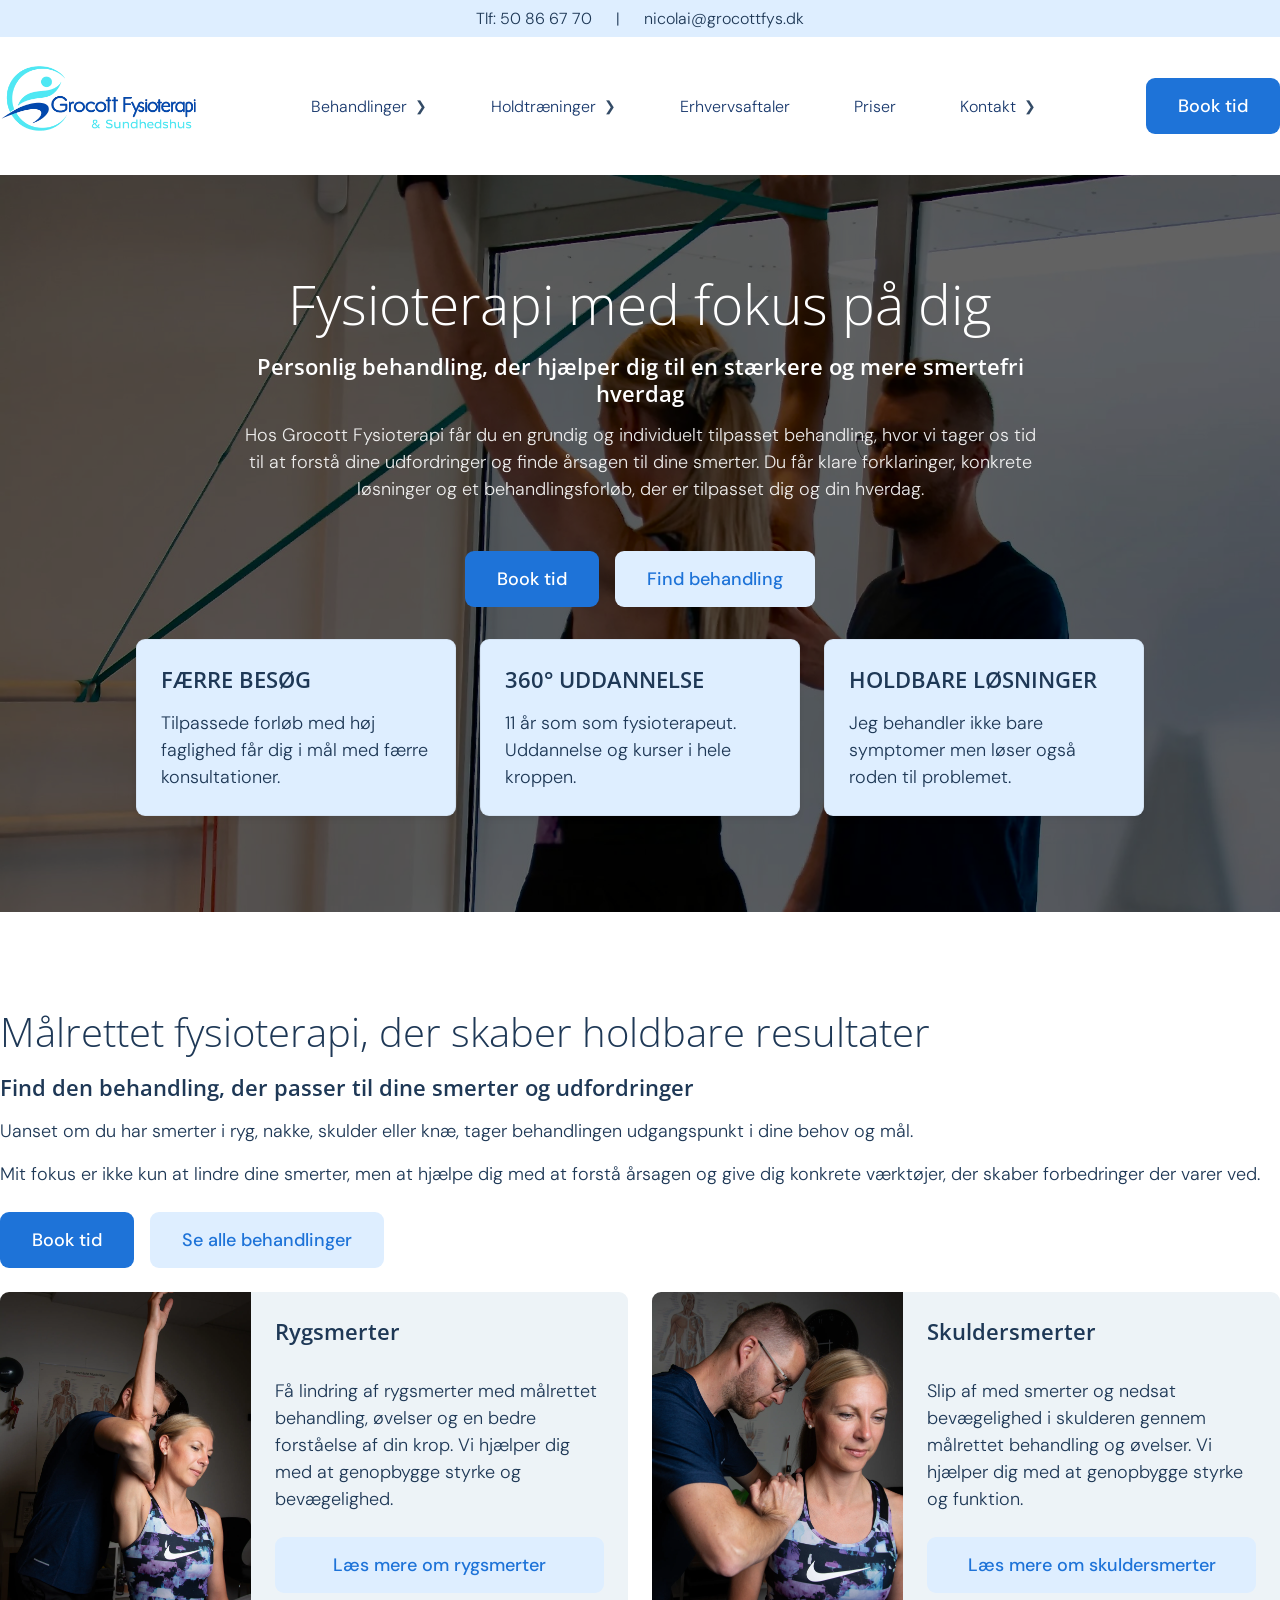
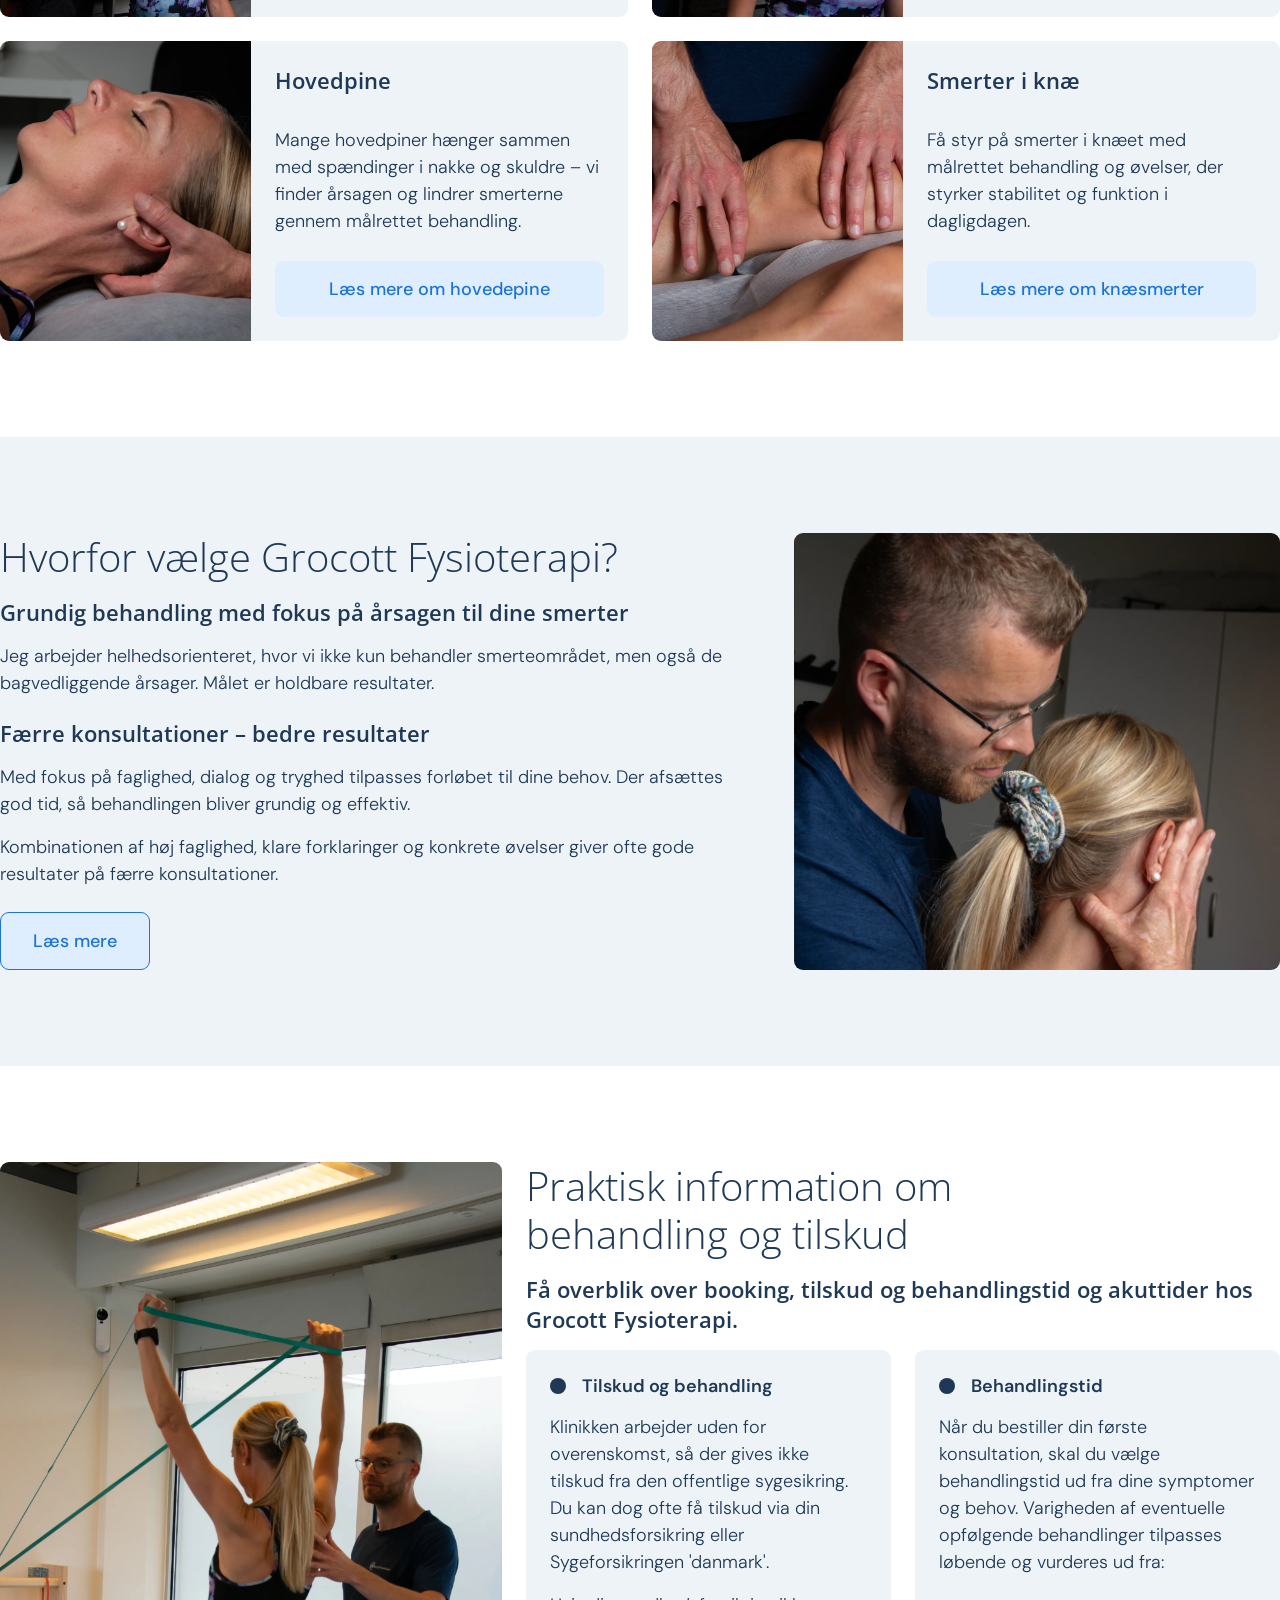
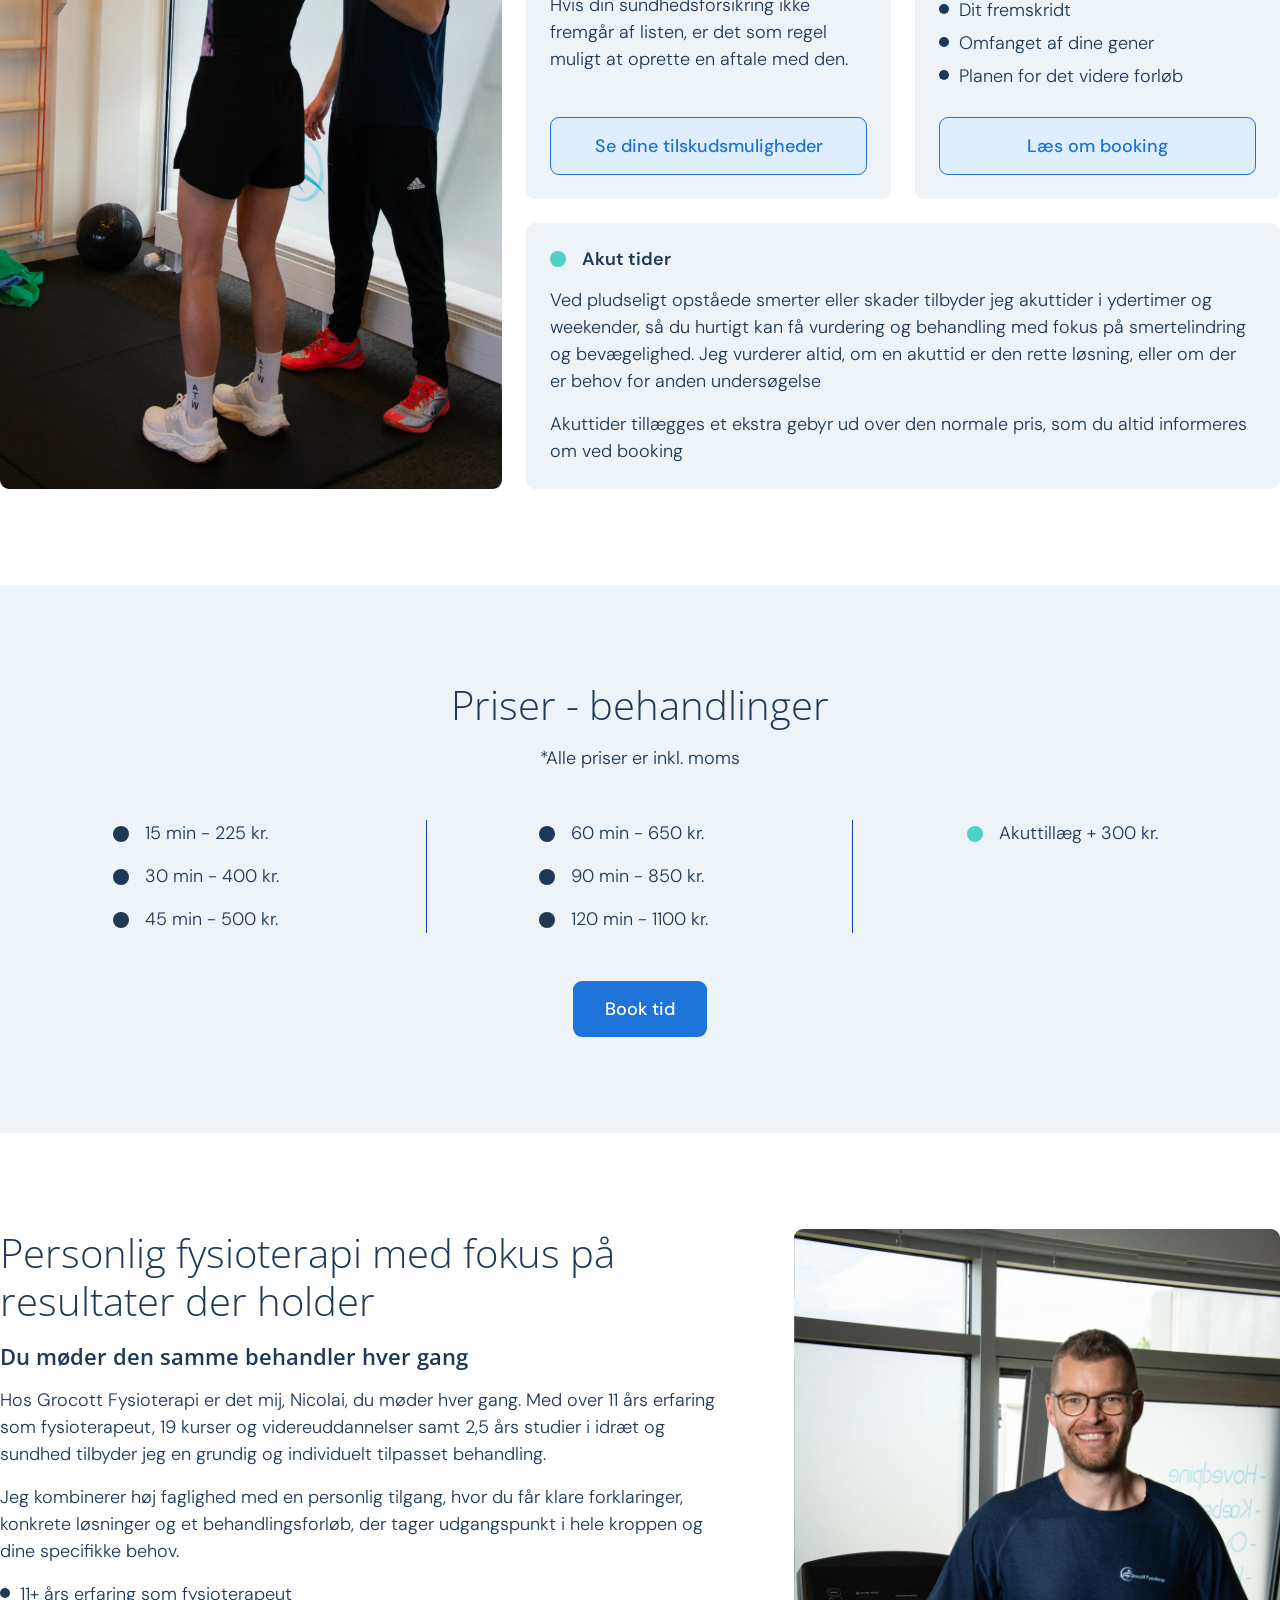
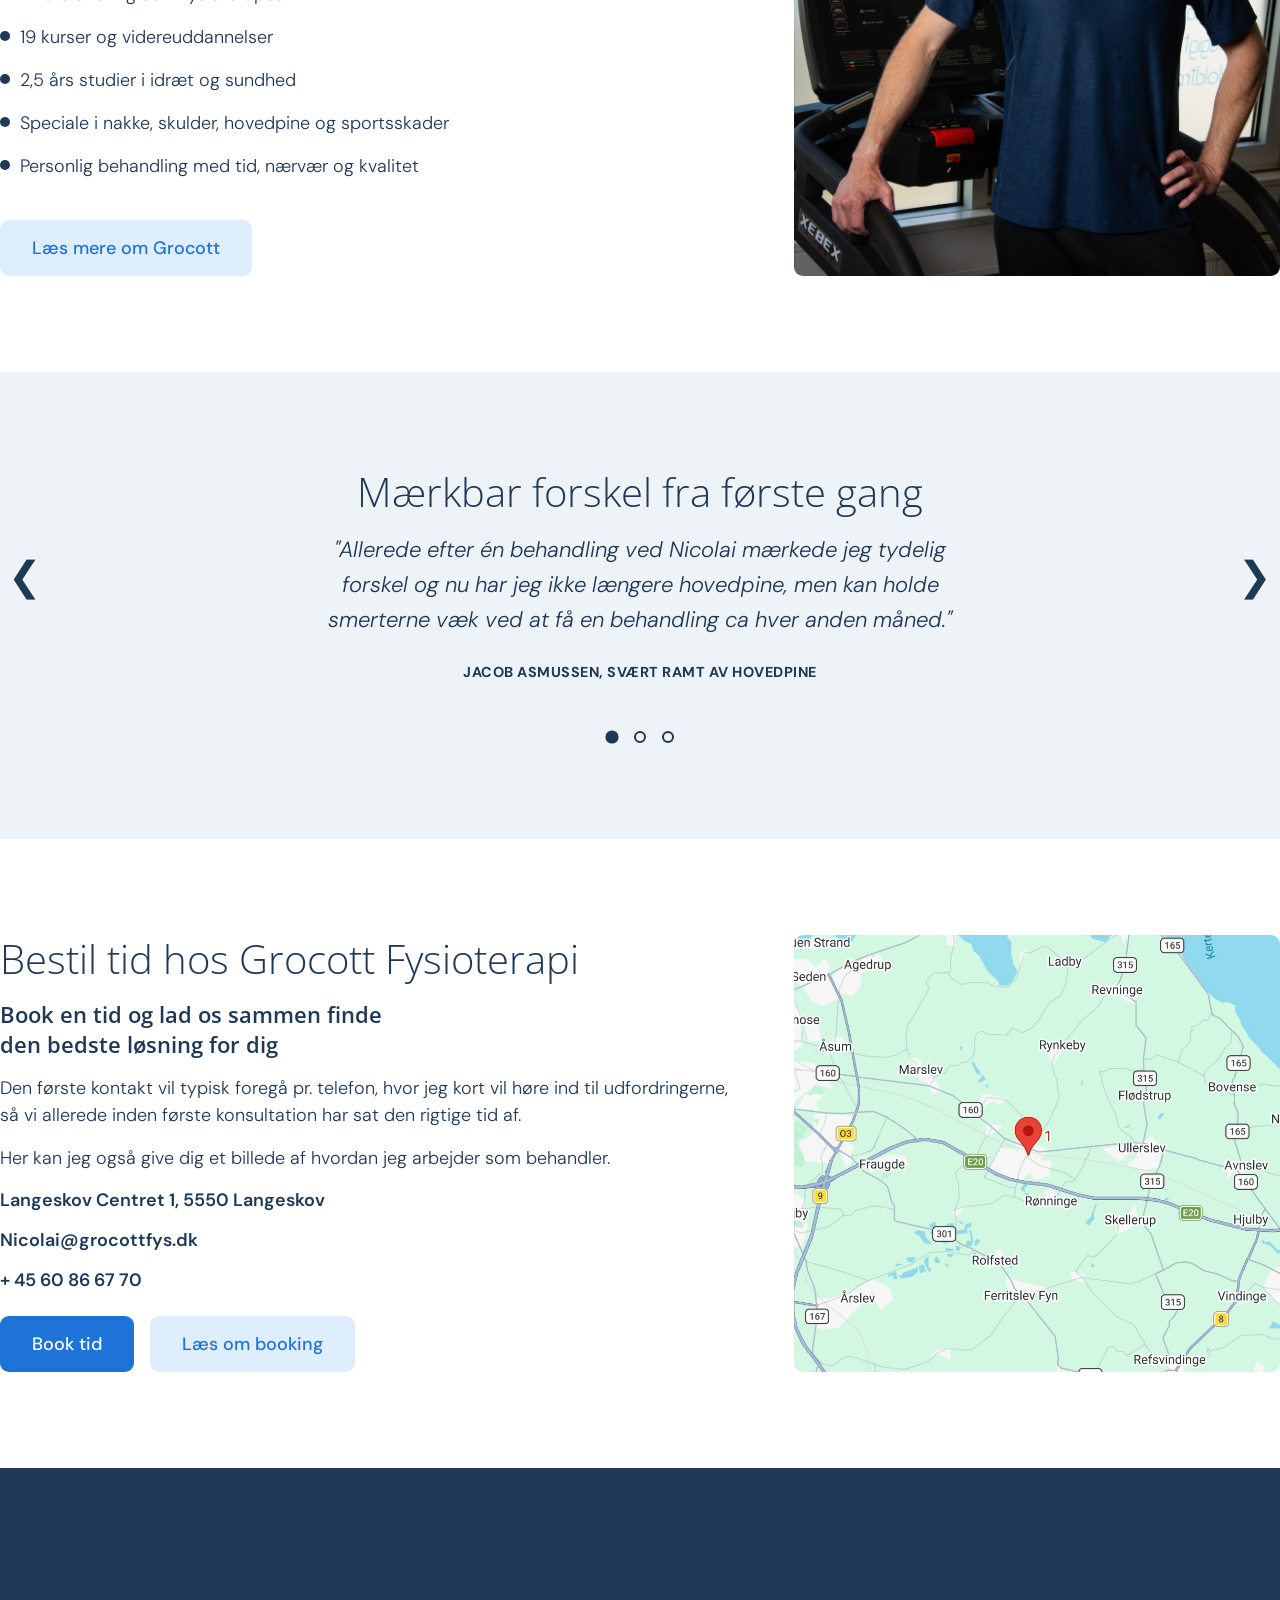
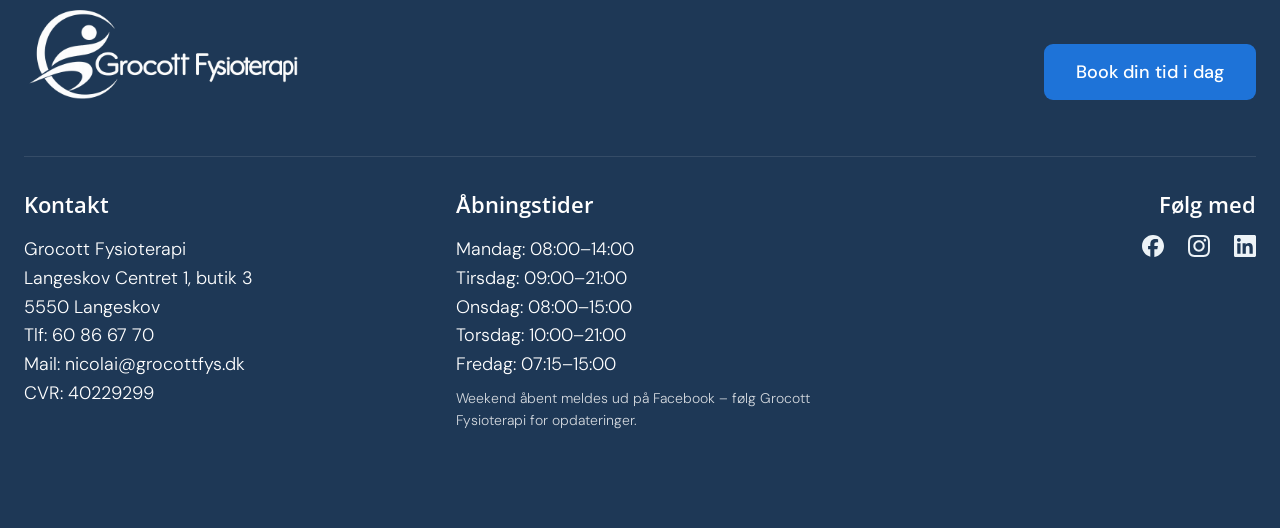
<file: index.html>
<!-- Lavet i samarbejde med AI (Copilot) -->

<!DOCTYPE html>
<html lang="da">

<head>
    <meta charset="UTF-8">
    <meta name="viewport" content="width=device-width, initial-scale=1.0">
    <title>Grocott Fysioterapi</title>

    <link rel="stylesheet" href="css/global.css">
    <link rel="stylesheet" href="css/layout.css">
    <link rel="stylesheet" href="css/components.css">
    <link rel="stylesheet" href="css/home.css">

    <link rel="preconnect" href="https://fonts.googleapis.com">
    <link rel="preconnect" href="https://fonts.gstatic.com" crossorigin>
    <link href="https://fonts.googleapis.com/css2?family=Open+Sans:ital,wght@0,300..800;1,300..800&display=swap" rel="stylesheet">

    <link rel="preconnect" href="https://fonts.googleapis.com">
    <link rel="preconnect" href="https://fonts.gstatic.com" crossorigin>
    <link href="https://fonts.googleapis.com/css2?family=DM+Sans:ital,opsz,wght@0,9..40,100..1000;1,9..40,100..1000&display=swap" rel="stylesheet">
</head>

<body>
    <div class="overlay"></div>
    <div class="topbar">
        <span>Tlf: 50 86 67 70</span>
        <span>|</span>
        <span>nicolai@grocottfys.dk</span>
    </div>

    <header class="site-header">
        <div class="container">
            <nav class="navbar">
                <a href="index.html" class="nav-logo">
                    <img src="img/logo.webp" alt="Logo">
                </a>

                <div class="hamburger">
                    <span class="bar"></span>
                    <span class="bar"></span>
                    <span class="bar"></span>
                </div>

                <div class="nav-menu">
                    <div class="dropdown">
                        <a href="behandlinger.html" class="nav-link dropdown-toggle">
                            Behandlinger <span class="arrow">&#10095;</span>
                        </a>
                        <div class="dropdown-menu">
                            <a href="behandlinger.html" class="dropdown-item">Alle behandlinger</a>
                            <a href="#" class="dropdown-item">Hovedepine</a>
                            <a href="#" class="dropdown-item">Kæbe</a>
                            <a href="#" class="dropdown-item">Ryg</a>
                        </div>
                    </div>

                    <div class="dropdown">
                        <a href="#" class="nav-link dropdown-toggle">
                            Holdtræninger <span class="arrow">&#10095;</span>
                        </a>
                        <div class="dropdown-menu">
                            <a href="#" class="dropdown-item">Holdtræning - Ryg</a>
                            <a href="#" class="dropdown-item">Holdtræning - Nakke</a>
                            <a href="#" class="dropdown-item">Holdtræning - Knæ</a>
                        </div>
                    </div>

                    <a href="#" class="nav-link">Erhvervsaftaler</a>
                    <a href="#" class="nav-link">Priser</a>

                    <div class="dropdown">
                        <a href="#" class="nav-link dropdown-toggle">
                            Kontakt <span class="arrow">&#10095;</span>
                        </a>
                        <div class="dropdown-menu">
                            <a href="#" class="dropdown-item">Kontakt mig</a>
                            <a href="#" class="dropdown-item">Om Grocott</a>
                            <a href="#" class="dropdown-item">Praktisk info</a>
                        </div>
                    </div>
                </div>
                <a href="booking.html" class="btn">Book tid</a>
            </nav>
        </div>
    </header>

    <section class="topbanner-section">
        <div class="banner-background">
            <img src="img/DSC_5186v2.webp" alt="Fysioterapi behandling">
            <div class="banner-overlay"></div>
        </div>

        <div class="container banner-container">
            <div class="banner-content">
                <h1>Fysioterapi med fokus på dig</h1>
                <h2 class="h3-style">Personlig behandling, der hjælper dig til en stærkere og mere smertefri hverdag</h2>
                <p class="banner-description">
                    Hos Grocott Fysioterapi får du en grundig og individuelt tilpasset behandling, hvor vi tager os tid til at forstå dine udfordringer og finde årsagen til dine smerter.
                    Du får klare forklaringer, konkrete løsninger og et behandlingsforløb, der er tilpasset dig og din hverdag.
                </p>
                <div class="banner-buttons">
                    <a href="#" class="btn">Book tid</a>
                    <a href="behandlinger.html" class="btn-second">Find behandling</a>
                </div>
            </div>

            <div class="services-grid">
                <a href="#" class="service-card">
                    <div class="card-content">
                        <h3>FÆRRE BESØG</h3>
                        <p>Tilpassede forløb med høj faglighed får dig i mål med færre konsultationer.</p>
                    </div>
                </a>

                <a href="#" class="service-card">
                    <div class="card-content">
                        <h3>360° UDDANNELSE</h3>
                        <p>11 år som som fysioterapeut. Uddannelse og kurser i hele kroppen.</p>
                    </div>
                </a>

                <a href="#" class="service-card">
                    <div class="card-content">
                        <h3>HOLDBARE LØSNINGER</h3>
                        <p>Jeg behandler ikke bare symptomer men løser også roden til problemet.</p>
                    </div>
                </a>
            </div>
        </div>
    </section>

    <section class="section">
        <div class="container">
            <div class="content-wrapper">
                <h2>Målrettet fysioterapi, der skaber holdbare resultater</h2>
                <h3>Find den behandling, der passer til dine smerter og udfordringer</h3>
                <p>Uanset om du har smerter i ryg, nakke, skulder eller knæ, tager behandlingen udgangspunkt i dine behov og mål.</p>
                <p>Mit fokus er ikke kun at lindre dine smerter, men at hjælpe dig med at forstå årsagen og give dig konkrete værktøjer, der skaber forbedringer der varer ved.</p>
                <div class="btn-group">
                    <a href="" class="btn">Book tid</a>
                    <a href="behandlinger.html" class="btn-second">Se alle behandlinger</a>
                </div>
            </div>

            <div class="card-grid">
                <div class="card bg-ryg">
                    <div class="card-indhold">
                        <h3>Rygsmerter</h3>
                        <div class="card-tekst">
                            <p>Få lindring af rygsmerter med målrettet behandling, øvelser og en bedre forståelse af din krop. Vi hjælper dig med at genopbygge styrke og bevægelighed.</p>
                        </div>
                        <a href="#" class="btn-second">Læs mere om rygsmerter</a>
                    </div>
                </div>

                <div class="card bg-skulder">
                    <div class="card-indhold">
                        <h3>Skuldersmerter</h3>
                        <div class="card-tekst">
                            <p>Slip af med smerter og nedsat bevægelighed i skulderen gennem målrettet behandling og øvelser. Vi hjælper dig med at genopbygge styrke og funktion.</p>
                        </div>
                        <a href="#" class="btn-second">Læs mere om skuldersmerter</a>
                    </div>
                </div>

                <div class="card bg-hp">
                    <div class="card-indhold">
                        <h3>Hovedpine</h3>
                        <div class="card-tekst">
                            <p>Mange hovedpiner hænger sammen med spændinger i nakke og skuldre – vi finder årsagen og lindrer smerterne gennem målrettet behandling.</p>
                        </div>
                        <a href="#" class="btn-second">Læs mere om hovedepine</a>
                    </div>
                </div>

                <div class="card bg-knæ">
                    <div class="card-indhold">
                        <h3>Smerter i knæ</h3>
                        <div class="card-tekst">
                            <p>Få styr på smerter i knæet med målrettet behandling og øvelser, der styrker stabilitet og funktion i dagligdagen.</p>
                        </div>
                        <a href="#" class="btn-second">Læs mere om knæsmerter</a>
                    </div>
                </div>
            </div>
        </div>
    </section>

    <section class="section about-section">
        <div class="container">
            <div class="about-content">
                <h2>Hvorfor vælge Grocott Fysioterapi?</h2>
                <h3>Grundig behandling med fokus på årsagen til dine smerter</h3>
                <p>
                    Jeg arbejder helhedsorienteret, hvor vi ikke kun behandler smerteområdet, men også de bagvedliggende årsager. Målet er holdbare resultater.
                </p>
                <br>
                <h3>Færre konsultationer – bedre resultater</h3>
                <p>
                    Med fokus på faglighed, dialog og tryghed tilpasses forløbet til dine behov. Der afsættes god tid, så behandlingen bliver grundig og effektiv.
                </p>
                <p>
                    Kombinationen af høj faglighed, klare forklaringer og konkrete øvelser giver ofte gode resultater på færre konsultationer.
                </p>
                <button class="btn-second">Læs mere</button>
            </div>
            <div class="about-image"></div>
        </div>
    </section>

    <section class="section flow-section">
        <div class="container">
            <div class="flow-wrapper">
                <div class="flow-media"></div>

                <div class="flow-text">
                    <h2>Praktisk information om <br>behandling og tilskud</h2>
                    <h3>Få overblik over booking, tilskud og behandlingstid og akuttider hos Grocott Fysioterapi.</h3>

                    <div class="flow-cards">
                        <div class="flow-box">
                            <h4 class="flow-title-row">
                                <span class="dot-icon-one"></span>
                                Tilskud og behandling
                            </h4>
                            <p>Klinikken arbejder uden for overenskomst, så der gives ikke tilskud fra den offentlige sygesikring. Du kan dog ofte få tilskud via din sundhedsforsikring eller Sygeforsikringen 'danmark'.</p>

                            <p>Hvis din sundhedsforsikring ikke fremgår af listen, er det som regel muligt at oprette en aftale med den.</p>
                            <br>
                            <button class="btn-second">Se dine tilskudsmuligheder</button>
                        </div>

                        <div class="flow-box">
                            <h4 class="flow-title-row">
                                <span class="dot-icon-one"></span>
                                Behandlingstid
                            </h4>
                            <p>Når du bestiller din første konsultation, skal du vælge behandlingstid ud fra dine symptomer og behov. 
                            Varigheden af eventuelle opfølgende behandlinger tilpasses løbende og vurderes ud fra:</p>
                            <br>
                            <p><span class="dot-iconxs"></span> Dit fremskridt</p>
                            <p><span class="dot-iconxs"></span> Omfanget af dine gener</p>
                            <p><span class="dot-iconxs"></span> Planen for det videre forløb</p>
                            <br>
                            <a href="booking.html" class="btn-second">Læs om booking</a>
                        </div>

                        <div class="flow-box flow-box-wide">
                            <h4 class="flow-title-row">
                                <span class="emergency dot-icon-one"></span>
                                Akut tider
                            </h4>
                            <p>Ved pludseligt opståede smerter eller skader tilbyder jeg akuttider i ydertimer og weekender, så du hurtigt kan få vurdering og behandling med fokus på smertelindring og bevægelighed. Jeg vurderer altid, om en akuttid er den rette løsning, eller om der er behov for anden undersøgelse</p>
                            <p>Akuttider tillægges et ekstra gebyr ud over den normale pris, som du altid informeres om ved booking</p>
                        </div>
                    </div>
                </div>
            </div>
        </div>
    </section>


    <section class="section prices">
        <div class="container">
            <h2>Priser - behandlinger</h2>
            <p>*Alle priser er inkl. moms</p>

            <div class="price-grid">
                <div class="price-column">
                    <div class="price-item">
                        <span class="dot-icon-one"></span>
                        <p>15 min - 225 kr.</p>
                    </div>

                    <div class="price-item">
                        <span class="dot-icon-one"></span>
                        <p>30 min - 400 kr.</p>
                    </div>

                    <div class="price-item">
                        <span class="dot-icon-one"></span>
                        <p>45 min - 500 kr.</p>
                    </div>
                </div>

                <div class="price-column">
                    <div class="price-item">
                        <span class="dot-icon-one"></span>
                        <p>60 min - 650 kr.</p>
                    </div>

                    <div class="price-item">
                        <span class="dot-icon-one"></span>
                        <p>90 min - 850 kr.</p>
                    </div>

                    <div class="price-item">
                        <span class="dot-icon-one"></span>
                        <p>120 min - 1100 kr.</p>
                    </div>
                </div>

                <div class="price-column">
                    <div class="price-item emergency">
                        <span class="dot-icon-one"></span>
                        <p>Akuttillæg + 300 kr.</p>
                    </div>
                </div>
            </div>

            <a href="#" class="btn">Book tid</a>
        </div>
    </section>

    <section class="section behandler">
        <div class="container">
            <div class="boks">
                <h2>Personlig fysioterapi med fokus på resultater der holder</h2>
                <h3>Du møder den samme behandler hver gang</h3>
                <p>Hos Grocott Fysioterapi er det mij, Nicolai, du møder hver gang. Med over 11 års erfaring som fysioterapeut, 19 kurser og videreuddannelser samt 2,5 års studier i idræt og sundhed tilbyder jeg en grundig og individuelt tilpasset behandling.</p>
                <p>Jeg kombinerer høj faglighed med en personlig tilgang, hvor du får klare forklaringer, konkrete løsninger og et behandlingsforløb, der tager udgangspunkt i hele kroppen og dine specifikke behov.</p>
                <p><span class="dot-iconxs"></span>11+ års erfaring som fysioterapeut</p>
                <p><span class="dot-iconxs"></span> 19 kurser og videreuddannelser</p>
                <p><span class="dot-iconxs"></span>2,5 års studier i idræt og sundhed</p>
                <p><span class="dot-iconxs"></span> Speciale i nakke, skulder, hovedpine og sportsskader</p>
                <p><span class="dot-iconxs"></span> Personlig behandling med tid, nærvær og kvalitet</p>
                <button class="btn-second"> Læs mere om Grocott</button>
            </div>
            <div class="boks-billede"></div>
        </div>
    </section>

    <section class="section testimonial-section">
        <div class="container">
            <div class="testimonial-wrapper">
                <button class="test-btn prev-btn" aria-label="Forrige slide">&#10094;</button>
                <button class="test-btn next-btn" aria-label="Næste slide">&#10095;</button>
                
                <div class="testimonial-slide active">
                    <h2>Mærkbar forskel fra første gang</h2>
                    <blockquote class="testimonial-text">
                        "Allerede efter én behandling ved Nicolai mærkede jeg tydelig forskel og nu har jeg ikke længere hovedpine, men kan holde smerterne væk ved at få en behandling ca hver anden måned."
                    </blockquote>
                    <p class="testimonial-author">JACOB ASMUSSEN, Svært ramt av hovedpine</p>
                </div>

                <div class="testimonial-slide">
                    <h2>Jeg havde prøvet alt – indtil nu</h2>
                    <blockquote class="testimonial-text">
                        "Jeg var bekymret for om det “bare” var det samme som jeg har prøvet andre steder uden den store effekt. Nicolai har en lidt andet tilgang end jeg tidligere har prøvet. Det har virkeligt været effektivt og en stor AHA oplevelse hvor meget jeg selv kan gøre for at afhjælpe mine smerter. Jeg vil specielt anbefale Nicolai til andre som har prøvet "alt muligt andet" uden effekt"
                    </blockquote>
                    <p class="testimonial-author">Heidi Malin Kristens ● Smerter i nakke og spændingshovedpine</p>
                </div>

                <div class="testimonial-slide">
                    <h2>Indsigt, der gør en reel forskel</h2>
                    <blockquote class="testimonial-text">
                        "Vigtigst af alt, så har jeg opnået en større viden om mine muligheder og begrænsninger ud fra de fysiologiske udfordringer jeg døjer med. Hvilket for mij har lige så stor betydning, som at have færre smerter. Jeg rar altid følt mig mødt, hørt og forstået i forhold til mine somatiske smerter og evt. årsager bag."
                    </blockquote>
                    <p class="testimonial-author">June ● Frossen skulder og mulig hofte dysplasi</p>
                </div>
            </div>

            <div class="dots-container">
                <span class="dot active" data-slide="0"></span>
                <span class="dot" data-slide="1"></span>
                <span class="dot" data-slide="2"></span>
            </div>
        </div>
    </section>

    <section class="section booking">
        <div class="container">
            <div class="booking-wrapper">
                <div class="booking-text">
                    <h2>Bestil tid hos Grocott Fysioterapi</h2>
                    <h3>Book en tid og lad os sammen finde <br>den bedste løsning for dig</h3>
                    <p>Den første kontakt vil typisk foregå pr. telefon, hvor jeg kort vil høre ind til udfordringerne, så vi allerede inden første konsultation har sat den rigtige tid af.</p>
                    <p>Her kan jeg også give dig et billede af hvordan jeg arbejder som behandler.</p>
                    <div class="booking-info">
                        <h4>Langeskov Centret 1, 5550 Langeskov</h4>
                        <h4>Nicolai@grocottfys.dk</h4>
                        <h4>+ 45 60 86 67 70</h4>
                    </div>

                     <div class="btn-group">
                    <a href="#" class="btn">Book tid</a>
                    <a href="booking.html" class="btn-second">Læs om booking</a>
                </div>

                </div>
                <div class="booking-image"></div>
            </div>
        </div>
    </section>

    <footer class="section footer">
        <div class="container">
            <div class="footer-header-wrapper">
                <div class="footer-logo">
                    <img src="img/logo_hvid.webp" alt="logo">
                </div>
                <a href="#" class="btn">Book din tid i dag</a>
        
            </div>

            <div class="footer-content-container">
                <div class="footer-column contact-column">
                    <h3>Kontakt</h3>
                    <ul>
                        <li>Grocott Fysioterapi</li>
                        <li>
                            Langeskov Centret 1, butik 3<br>
                            5550 Langeskov
                        </li>
                        <li>Tlf: 60 86 67 70</li>
                        <li>Mail: nicolai@grocottfys.dk</li>
                        <li>CVR: 40229299</li>
                    </ul>
                </div>

                <div class="footer-column">
                    <h3>Åbningstider</h3>
                    <ul>
                        <li>Mandag: 08:00–14:00</li>
                        <li>Tirsdag: 09:00–21:00</li>
                        <li>Onsdag: 08:00–15:00</li>
                        <li>Torsdag: 10:00–21:00</li>
                        <li>Fredag: 07:15–15:00</li>
                        <li class="note">
                            Weekend åbent meldes ud på Facebook – følg Grocott Fysioterapi for opdateringer.
                        </li>
                    </ul>
                </div>

                <div class="footer-column">
                    <h3>Følg med</h3>
                    <div class="social">
                        <a href="https://www.facebook.com/..." target="_blank">
                            <img src="img/facebook.svg" alt="Facebook">
                        </a>
                        <a href="https://www.facebook.com/..." target="_blank">
                            <img src="img/insta.svg" alt="Instagram">
                        </a>
                        <a href="https://www.facebook.com/..." target="_blank">
                            <img src="img/linked.svg" alt="LinkedIn">
                        </a>
                    </div>
                </div>
            </div>
        </div>
    </footer>

    <script src="menu.js"></script>
    <script src="card_home.js"></script>
</body>

</html>
</file>
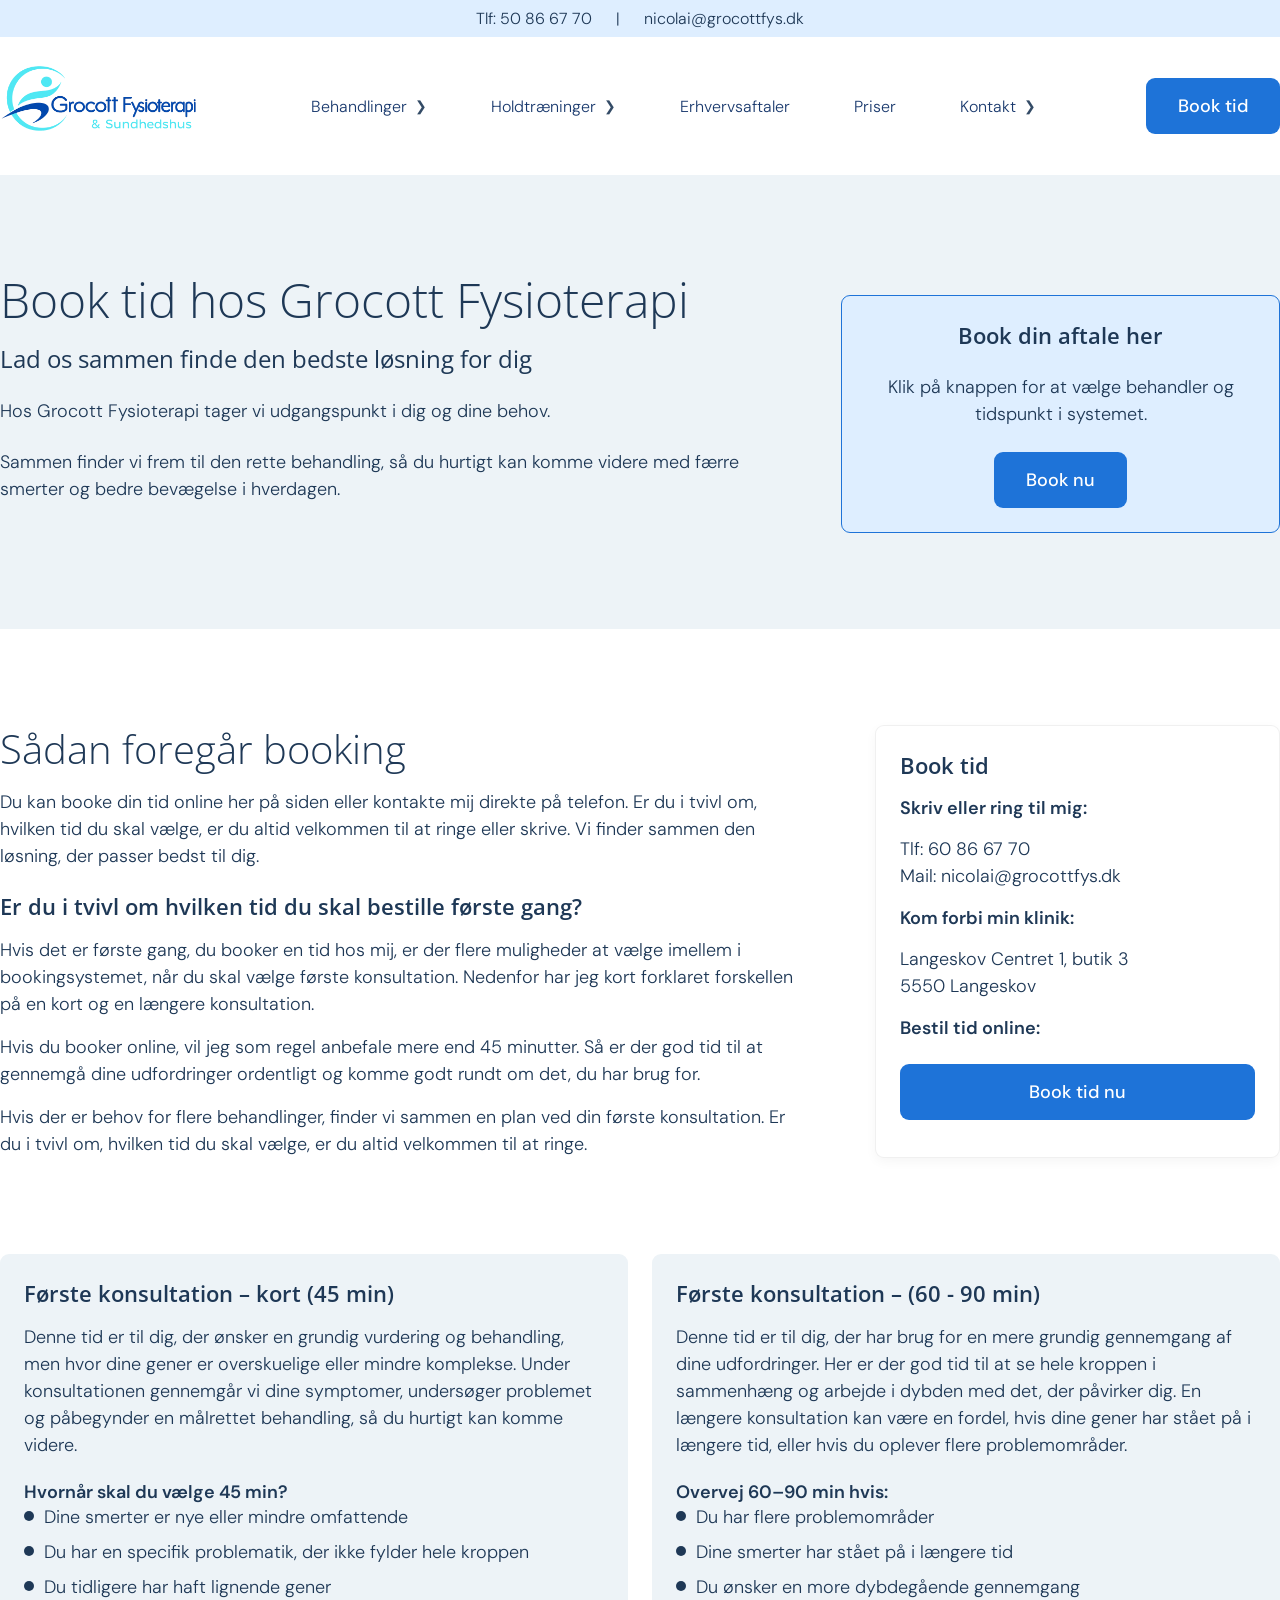
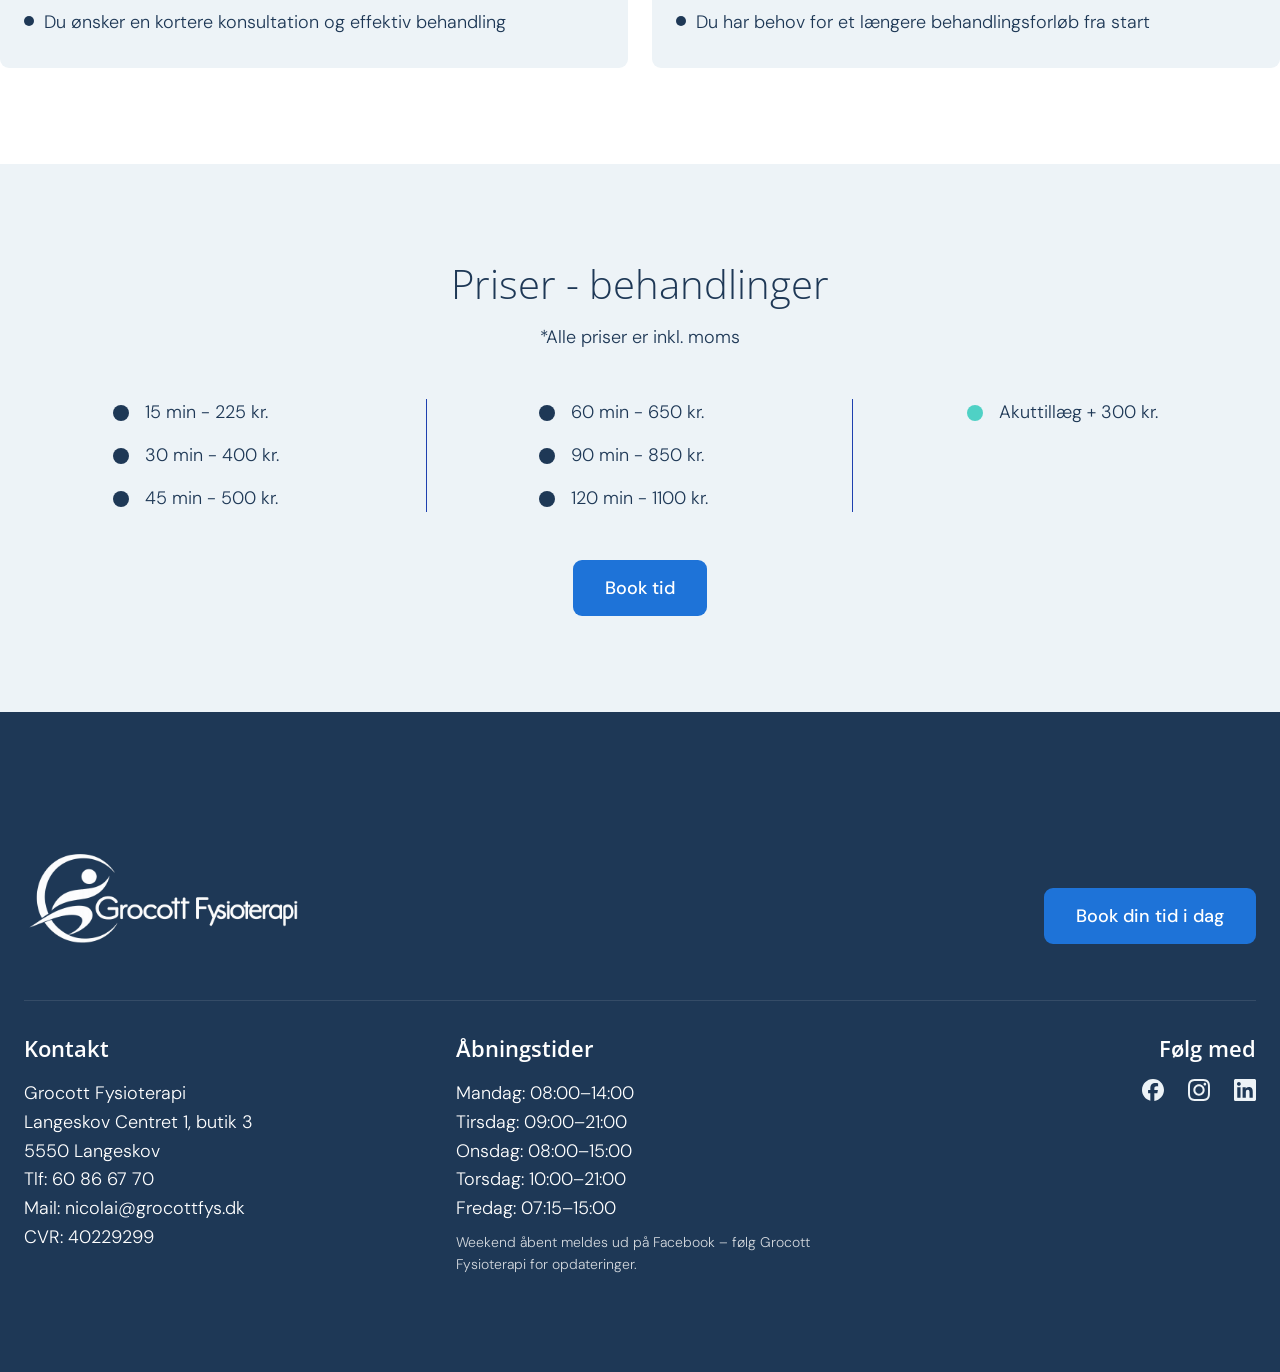
<file: booking.html>
<!-- Lavet i samarbejde med AI (Copilot) -->

<!DOCTYPE html>
<html lang="da">

<head>
    <meta charset="UTF-8">
    <meta name="viewport" content="width=device-width, initial-scale=1.0">
    <title>Online booking</title>

    <link rel="stylesheet" href="css/global.css">
    <link rel="stylesheet" href="css/layout.css">
    <link rel="stylesheet" href="css/components.css">
    <link rel="stylesheet" href="css/booking.css">

    <link rel="preconnect" href="https://fonts.googleapis.com">
    <link rel="preconnect" href="https://fonts.gstatic.com" crossorigin>
    <link href="https://fonts.googleapis.com/css2?family=Open+Sans:ital,wght@0,300..800;1,300..800&display=swap" rel="stylesheet">

    <link rel="preconnect" href="https://fonts.googleapis.com">
    <link rel="preconnect" href="https://fonts.gstatic.com" crossorigin>
    <link href="https://fonts.googleapis.com/css2?family=DM+Sans:ital,opsz,wght@0,9..40,100..1000;1,9..40,100..1000&display=swap" rel="stylesheet">
</head>

<body>
    <div class="topbar">
        <span>Tlf: 50 86 67 70</span>
        <span>|</span>
        <span>nicolai@grocottfys.dk</span>
    </div>

    <header class="site-header">
        <div class="container">
            <nav class="navbar">
                <a href="index.html" class="nav-logo">
                    <img src="img/logo.webp" alt="Logo">
                </a>

                <div class="hamburger">
                    <span class="bar"></span>
                    <span class="bar"></span>
                    <span class="bar"></span>
                </div>

                <div class="nav-menu">
                    <div class="dropdown">
                        <a href="behandlinger.html" class="nav-link dropdown-toggle">
                            Behandlinger <span class="arrow">&#10095;</span>
                        </a>
                        <div class="dropdown-menu">
                            <a href="behandlinger.html" class="dropdown-item">Alle behandlinger</a>
                            <a href="#" class="dropdown-item">Hovedepine</a>
                            <a href="#" class="dropdown-item">Kæbe</a>
                            <a href="#" class="dropdown-item">Ryg</a>
                        </div>
                    </div>

                    <div class="dropdown">
                        <a href="#" class="nav-link dropdown-toggle">
                            Holdtræninger <span class="arrow">&#10095;</span>
                        </a>
                        <div class="dropdown-menu">
                            <a href="#" class="dropdown-item">Holdtræning - Ryg</a>
                            <a href="#" class="dropdown-item">Holdtræning - Nakke</a>
                            <a href="#" class="dropdown-item">Holdtræning - Knæ</a>
                        </div>
                    </div>

                    <a href="#" class="nav-link">Erhvervsaftaler</a>
                    <a href="#" class="nav-link">Priser</a>

                    <div class="dropdown">
                        <a href="#" class="nav-link dropdown-toggle">
                            Kontakt <span class="arrow">&#10095;</span>
                        </a>
                        <div class="dropdown-menu">
                            <a href="#" class="dropdown-item">Kontakt mig</a>
                            <a href="#" class="dropdown-item">Om Grocott</a>
                            <a href="#" class="dropdown-item">Praktisk info</a>
                        </div>
                    </div>
                </div>
                <a href="booking.html" class="btn">Book tid</a>
            </nav>
        </div>
    </header>


    <section class="section hero-booking">
        <div class="container">
            <div class="hero-text-booking">
                <h1>Book tid hos Grocott Fysioterapi</h1>
                <h2 class="h3-style">Lad os sammen finde den bedste løsning for dig</h2>

                <p>Hos Grocott Fysioterapi tager vi udgangspunkt i dig og dine behov. </p>
                <p> Sammen finder vi frem til den rette behandling, så du hurtigt kan komme videre med færre smerter og bedre bevægelse i hverdagen.</p>
            </div>
            <div class="hero-boks-booking">
                <h3>Book din aftale her</h3>
                <p>Klik på knappen for at vælge behandler og tidspunkt i systemet.</p>
    <button class="btn">Book nu</button>
</div>
        </div>
    </section>

    <section class="section info">
        <div class="container">
            <div class="info-content">
                <h2>Sådan foregår booking</h2>
                <p>
                    Du kan booke din tid online her på siden eller kontakte mij direkte på telefon.
                    Er du i tvivl om, hvilken tid du skal vælge, er du altid velkommen til at ringe eller skrive.
                    Vi finder sammen den løsning, der passer bedst til dig.
                </p>
                <br>
                <h3>Er du i tvivl om hvilken tid du skal bestille første gang?</h3>
                <p>
                    Hvis det er første gang, du booker en tid hos mij, er der flere muligheder at vælge imellem i bookingsystemet, når du skal vælge første konsultation.
                    Nedenfor har jeg kort forklaret forskellen på en kort og en længere konsultation.
                </p>
                <p>
                    Hvis du booker online, vil jeg som regel anbefale mere end 45 minutter.
                    Så er der god tid til at gennemgå dine udfordringer ordentligt og komme godt rundt om det, du har brug for.
                </p>
                <p>
                    Hvis der er behov for flere behandlinger, finder vi sammen en plan ved din første konsultation.
                    Er du i tvivl om, hvilken tid du skal vælge, er du altid velkommen til at ringe.
                </p>
            </div>

            <div class="card-base card-info">
                <h3>Book tid</h3>
                <h4>Skriv eller ring til mig:</h4>
                <p>
                    Tlf: 60 86 67 70<br>
                    Mail: nicolai@grocottfys.dk
                </p>

                <h4>Kom forbi min klinik:</h4>
                <p>
                    Langeskov Centret 1, butik 3<br>
                    5550 Langeskov
                </p>
                <h4>Bestil tid online:</h4>
                <button class="btn">Book tid nu</button>
            </div>

            <div class="card-grid">
                <div class="card-base card-info2">
                    <h3>Første konsultation – kort (45 min)</h3>
                    <p>
                        Denne tid er til dig, der ønsker en grundig vurdering og behandling, men hvor dine gener er overskuelige eller mindre komplekse.
                        Under konsultationen gennemgår vi dine symptomer, undersøger problemet og påbegynder en målrettet behandling, så du hurtigt kan komme videre.
                    </p>
                    <br>
                    <h4>Hvornår skal du vælge 45 min?</h4>
                    <p><span class="dot-iconxs"></span>Dine smerter er nye eller mindre omfattende</p>
                    <p><span class="dot-iconxs"></span>Du har en specifik problematik, der ikke fylder hele kroppen</p>
                    <p><span class="dot-iconxs"></span>Du tidligere har haft lignende gener</p>
                    <p><span class="dot-iconxs"></span>Du ønsker en kortere konsultation og effektiv behandling</p>
                </div>

                <div class="card-base card-info2">
                    <h3>Første konsultation – (60 - 90 min)</h3>
                    <p>
                        Denne tid er til dig, der har brug for en mere grundig gennemgang af dine udfordringer.
                        Her er der god tid til at se hele kroppen i sammenhæng og arbejde i dybden med det, der påvirker dig.
                        En længere konsultation kan være en fordel, hvis dine gener har stået på i længere tid, eller hvis du oplever flere problemområder.
                    </p>
                    <br>
                    <h4>Overvej 60–90 min hvis:</h4>
                    <p><span class="dot-iconxs"></span>Du har flere problemområder</p>
                    <p><span class="dot-iconxs"></span>Dine smerter har stået på i længere tid</p>
                    <p><span class="dot-iconxs"></span>Du ønsker en more dybdegående gennemgang</p>
                    <p><span class="dot-iconxs"></span>Du har behov for et længere behandlingsforløb fra start</p>
                </div>
            </div>
        </div>
    </section>

    <section class="section prices">
        <div class="container">
            <h2>Priser - behandlinger</h2>
            <p>*Alle priser er inkl. moms</p>

            <div class="price-grid">
                <div class="price-column">
                    <div class="price-item">
                        <span class="dot-icon-one"></span>
                        <p>15 min - 225 kr.</p>
                    </div>

                    <div class="price-item">
                        <span class="dot-icon-one"></span>
                        <p>30 min - 400 kr.</p>
                    </div>

                    <div class="price-item">
                        <span class="dot-icon-one"></span>
                        <p>45 min - 500 kr.</p>
                    </div>
                </div>

                <div class="price-column">
                    <div class="price-item">
                        <span class="dot-icon-one"></span>
                        <p>60 min - 650 kr.</p>
                    </div>

                    <div class="price-item">
                        <span class="dot-icon-one"></span>
                        <p>90 min - 850 kr.</p>
                    </div>

                    <div class="price-item">
                        <span class="dot-icon-one"></span>
                        <p>120 min - 1100 kr.</p>
                    </div>
                </div>

                <div class="price-column">
                    <div class="price-item emergency">
                        <span class="dot-icon-one"></span>
                        <p>Akuttillæg + 300 kr.</p>
                    </div>
                </div>
            </div>

            <a href="booking.html" class="btn">Book tid</a>
        </div>
    </section>

 
      <footer class="section footer">
        <div class="container">
            <div class="footer-header-wrapper">
                <div class="footer-logo">
                    <img src="img/logo_hvid.webp" alt="logo">
                </div>
                <a href="booking.html" class="btn">Book din tid i dag</a>
            </div>

            <div class="footer-content-container">
                <div class="footer-column contact-column">
                    <h3>Kontakt</h3>
                    <ul>
                        <li>Grocott Fysioterapi</li>
                        <li>
                            Langeskov Centret 1, butik 3<br>
                            5550 Langeskov
                        </li>
                        <li>Tlf: 60 86 67 70</li>
                        <li>Mail: nicolai@grocottfys.dk</li>
                        <li>CVR: 40229299</li>
                    </ul>
                </div>

                <div class="footer-column">
                    <h3>Åbningstider</h3>
                    <ul>
                        <li>Mandag: 08:00–14:00</li>
                        <li>Tirsdag: 09:00–21:00</li>
                        <li>Onsdag: 08:00–15:00</li>
                        <li>Torsdag: 10:00–21:00</li>
                        <li>Fredag: 07:15–15:00</li>
                        <li class="note">
                            Weekend åbent meldes ud på Facebook – følg Grocott Fysioterapi for opdateringer.
                        </li>
                    </ul>
                </div>

                <div class="footer-column">
                    <h3>Følg med</h3>
                    <div class="social">
                        <a href="https://www.facebook.com/..." target="_blank">
                            <img src="img/facebook.svg" alt="Facebook">
                        </a>
                        <a href="https://www.facebook.com/..." target="_blank">
                            <img src="img/insta.svg" alt="Instagram">
                        </a>
                        <a href="https://www.facebook.com/..." target="_blank">
                            <img src="img/linked.svg" alt="LinkedIn">
                        </a>
                    </div>
                </div>
            </div>
        </div>
    </footer>

    <script src="menu.js"></script>
</body>

</html>
</file>
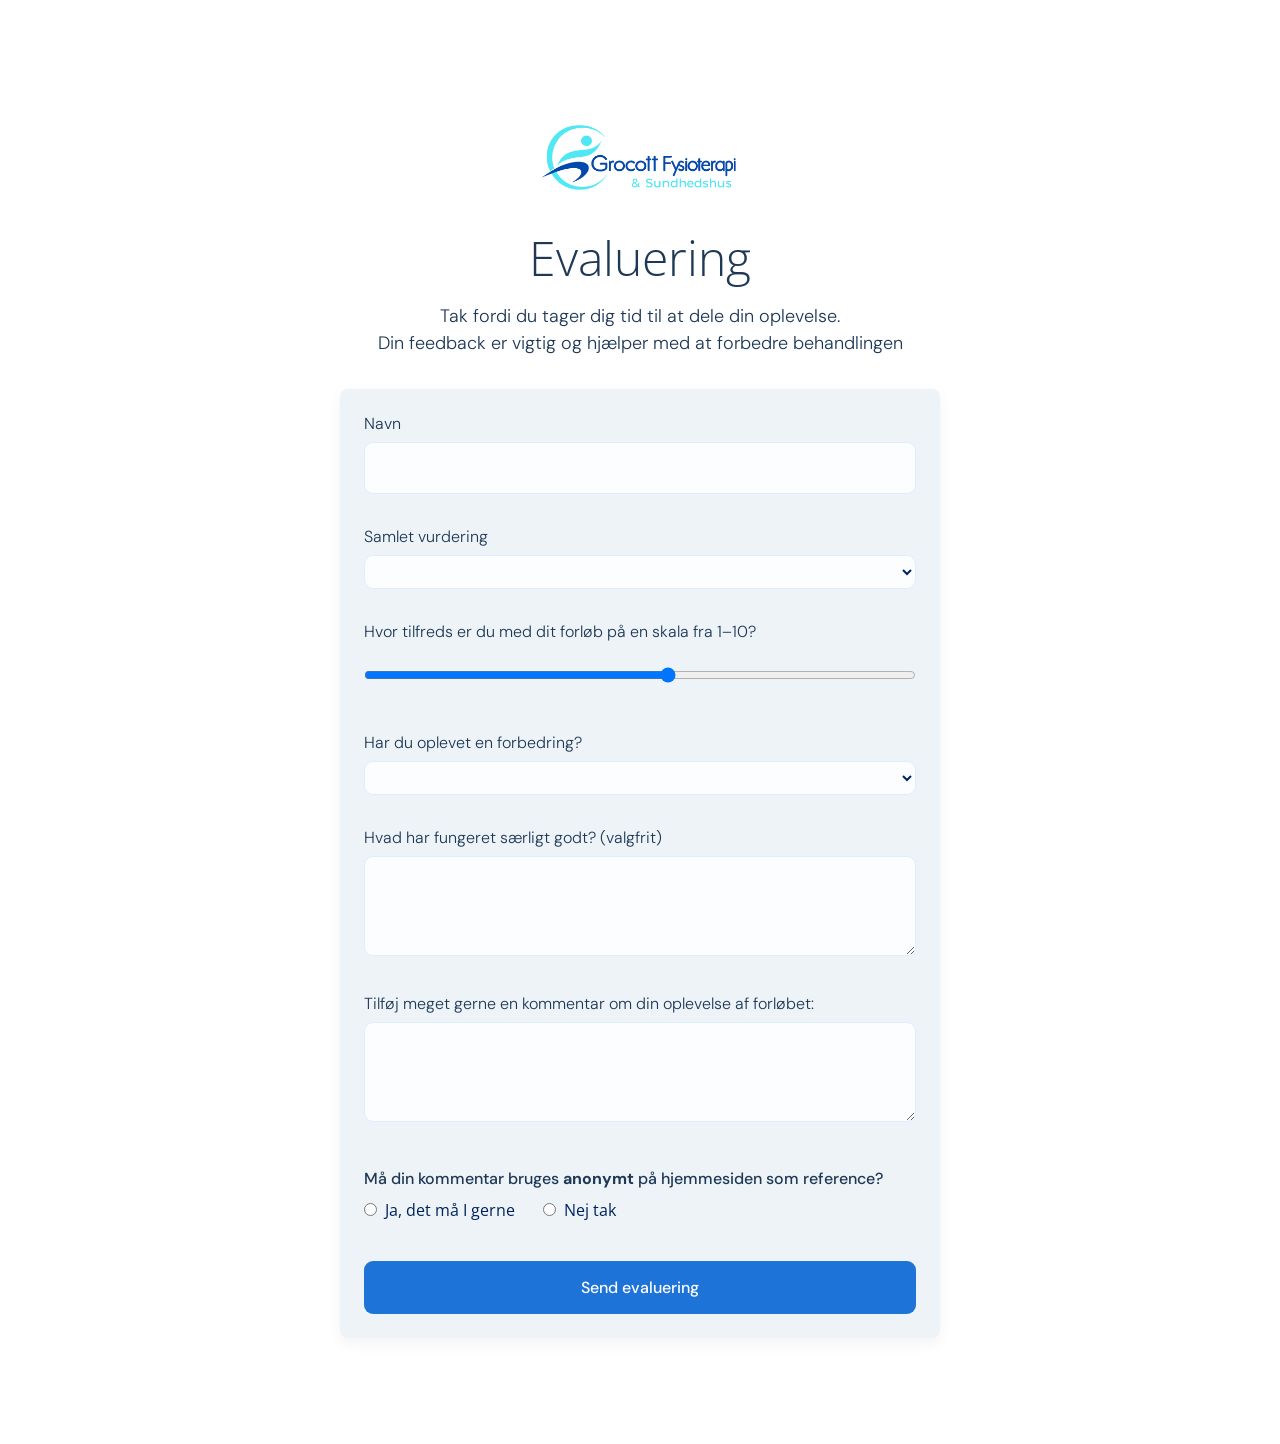
<file: evaluering.html>
<!-- Lavet i samarbejde med AI (Copilot) -->

<!DOCTYPE html>
<html lang="da">
<head>
    <meta charset="UTF-8">
    <meta name="viewport" content="width=device-width, initial-scale=1.0">
    <title>Grocott Fysioterapi - Evaluering</title>

    <link rel="stylesheet" href="css/global.css">
    <link rel="stylesheet" href="css/layout.css">
    <link rel="stylesheet" href="css/components.css">
    <link rel="stylesheet" href="css/evaluering.css">

    <link rel="preconnect" href="https://fonts.googleapis.com">
    <link rel="preconnect" href="https://fonts.gstatic.com" crossorigin>
    <link href="https://fonts.googleapis.com/css2?family=DM+Sans:ital,opsz,wght@0,9..40,100..1000;1,9..40,100..1000&family=Open+Sans:ital,wght@0,300..800;1,300..800&display=swap" rel="stylesheet">
</head>
<body>

<section class="section evaluering">
    <div class="container">
        <img src="img/logo.webp" alt="Grocott Fysioterapi logo" class="logo">
        <h1>Evaluering</h1>
        <p>Tak fordi du tager dig tid til at dele din oplevelse. <br>Din feedback er vigtig og hjælper med at forbedre behandlingen

        <form id="feedbackForm">
            
            <label for="navn">Navn</label>
            <input type="text" id="navn" name="navn">

            <label for="samlet">Samlet vurdering</label>
            <select id="samlet" name="samlet" required>
                <option value="">Vælg en mulighed</option>
                <option value="Meget tilfreds">Meget tilfreds</option>
                <option value="Tilfreds">Tilfreds</option>
                <option value="Neutral">Neutral</option>
                <option value="Utilfreds">Utilfreds</option>
                <option value="Meget utilfreds">Meget utilfreds</option>
            </select>

            <label for="tilfredshed">Hvor tilfreds er du med dit forløb på en skala fra 1–10?</label>
            <input type="range" id="tilfredshed" min="1" max="10" name="tilfredshed">

            <label for="fremgang">Har du oplevet en forbedring?</label>
            <select id="fremgang" name="fremgang">
                <option value="">Vælg en mulighed</option>
                <option value="Ja">Ja</option>
                <option value="Delvist">Delvist</option>
                <option value="Nej">Nej</option>
            </select>

            <label for="positivt">Hvad har fungeret særligt godt? (valgfrit)</label>
            <textarea id="positivt" name="positivt"></textarea>

            <label for="forbedring">Tilføj meget gerne en kommentar om din oplevelse af forløbet:</label>
            <textarea id="forbedring" name="forbedring"></textarea>

            <p class="label-heading">Må din kommentar bruges <b>anonymt</b> på hjemmesiden som reference?</p>

            <label class="radio-label">
                <input type="radio" name="anbefaling" value="Ja"> Ja, det må I gerne
            </label>

            <label class="radio-label">
                <input type="radio" name="anbefaling" value="Nej"> Nej tak
            </label>

            <button type="submit">Send evaluering</button>

            <p id="successMsg" class="success" style="display: none;">Tak for din feedback!</p>
        </form>
    </div>
</section>

<script src="evaluering.js"></script>
</body>
</html>
</file>
<file: css/global.css>
/* Lavet i samarbejde med AI (Copilot)*/

/* RESET & BASE */

:root {
  --space-xs: 8px;
  --space-s: 16px;
  --space-m: 24px;
  --space-l: 32px;
  --space-xl: 48px;

  /* Desktop spacing */
  --space-2xl: 64px;
  --space-3xl: 96px;
  --space-4xl: 128px;
}


* {
    margin: 0;
    padding: 0;
    box-sizing: border-box;
}

body {
    color: #1E3856;
    font-family: "DM Sans", sans-serif; /* body */
    font-weight: 300;
    font-size: 16px;
}


h1 {
    font-family: "Open Sans";
    font-size: 40px;
    font-weight: 300;
    line-height: 1.2;
    margin-bottom: var(--space-s);
}

h2 {
    font-family: "Open Sans";
    font-size: 32px;
    font-weight: 300;
    line-height: 1.2;
    margin-bottom: var(--space-s);
}

h3 {
    font-family: "Open Sans";
    font-size: 18px;
    font-weight: 600;
}

/* Gør at elementer med denne klasse ligner en H3 */
h3, .h3-style {
    font-family: "Open Sans";
    font-size: 18px;
    font-weight: 600;
}


/* mindre headings */
h4 {
    font-family: "DM Sans", sans-serif;
    font-size: 16px;
    font-weight: 600;
}

/* body tekst */
p {
    font-family: "DM Sans", sans-serif;
    font-size: 16px;
    font-weight: 300;
    line-height: 1.5;
    margin-top: var(--space-s);
}




  

@media screen and (min-width: 1024px) {

    h1 {
        font-size: 48px;
    }

    h2 {
        font-size: 40px;
    }

    h3 {
        font-size: 22px;
    }

    h4 {
        font-size: 18px;
    }

    p {
        font-size: 18px;
    }

     h3, .h3-style {
        font-size: 22px;
    }
}
</file>
<file: css/layout.css>
/* Lavet i samarbejde med AI (Copilot)*/

/* GLOBAL CONTAINER */

.section {
  padding: var(--space-l) 0;
}

.container {
  max-width: 1280px;
  margin: 0 auto;
  padding: 0 var(--space-m);
}

.site-header .container {
  padding: 0;
}

.footer .container {
  padding: 0 var(--space-m);
}

/* ==========================================================================
   3. TOPBAR
   ========================================================================== */
.topbar {
  background: #DEEEFF;
  color: #1E3856;
  display: flex;
  justify-content: center;
  gap: var(--space-m);
  font-weight: 300;
  font-size: 12px;
  padding: var(--space-xs);
}



/* ==========================================================================
   4. SITE HEADER & NAVIGATION
   ========================================================================== */
.site-header {
  background-color: #ffffff;
  position: sticky;
  top: 0;
  z-index: 1000;
}

.navbar {
  display: flex;
  justify-content: space-between;
  align-items: center;
  padding: 0; /* fjern 20px */
}

.nav-logo img {
  width: 200px;
  height: auto;
}

.hamburger {
  display: flex;
  flex-direction: column;
  justify-content: center;
  gap: 6px;
  cursor: pointer;
  z-index: 1100; /* Skal være højere end menuens 1001 */
  position: relative; /* Kræves for at z-index virker */
}

.bar {
  width: 25px;
  height: 3px;
  background-color: #1E3856;
  transition: 0.3s;
}

.navbar .btn {
  margin-bottom: 0;
  margin-top: 0;
}

.hamburger.active .bar:nth-child(1) {
  transform: translateY(9px) rotate(45deg); /* Byt rækkefølge eller juster pixels */
}

.hamburger.active .bar:nth-child(2) {
  opacity: 0;
}

.hamburger.active .bar:nth-child(3) {
  transform: translateY(-9px) rotate(-45deg);
}

/* Nav Menu */
.nav-menu {
  position: fixed;
  top: 0;
  transform: translateX(-100%);
  width: 80%;
  height: 100vh;
  background-color: #ffffff;
  display: flex;
  flex-direction: column;
  gap: var(--space-m);
  padding-top: var(--space-3xl);
  transition: transform 0.3s ease;
  z-index: 1001;
  justify-self: center;
}

.nav-menu.active {
  transform: translateX(0);
}

.nav-link {
  color: #01245E;
  text-decoration: none;
  padding: var(--space-s);
  opacity: 0.9;
  transition: 0.2s;
  position: relative;
}

.nav-link::after {
  content: "";
  position: absolute;
  left: 0;
  bottom: 0;
  width: 0%;
  height: 2px;
  background-color: #1E3856;
  transition: width 0.3s ease;
}

.nav-link:hover::after {
  width: 100%;
}

.nav-link:hover,
.nav-link.active {
  opacity: 1.5;
}

/* Dropdown */
.dropdown {
  width: 100%;
}

.dropdown-menu {
  max-height: 0;
  overflow: hidden;
  display: flex;
  flex-direction: column;
  background-color: #F2F7FB;
  border-radius: 12px;
  margin: 0 12px;
  transition: max-height 0.3s ease;
}

.dropdown-menu.active {
  max-height: 500px;
}

.dropdown-item {
  padding: var(--space-s) var(--space-l);
  color: #1E3856;
  text-decoration: none;
}

.dropdown-item:hover {
  background-color: #1E3856;
  color: #fff;
}



.arrow {
  font-size: 14px;
  color: #1E3856;
  display: inline-block;
  transition: transform 0.3s ease;
}

/* mobil (klik via JS) */
.dropdown.open .arrow {
  transform: rotate(90deg);
}


/* spacing */
.dropdown > .nav-link {
  display: flex;
  align-items: center;
  gap: 8px;
}

/* overlay*/
.overlay {
  position: fixed;
  inset: 0;
  background: rgba(0,0,0,0.4);
  opacity: 0;
  visibility: hidden;
  transition: 0.3s ease;
  z-index: 1000;
}

.overlay.active {
  opacity: 1;
  visibility: visible;
}



/* ========================================= */
/* 3. FOOTER */
/* ========================================= */

.footer {
  background-color: #1E3856;
  color: #ffffff;
}

.footer-header-wrapper {
  display: flex;
  flex-direction: column;
  align-items: flex-start;
  border-bottom: 1px solid rgba(255, 255, 255, 0.1);
}

.footer-logo img {
  width: 200px;
  height: auto;
}

.footer-content-container {
  display: grid;
  grid-template-columns: 1fr;
  gap: var(--space-l);
  margin-top: var(--space-l);
}

.footer-column {
  display: flex;
  flex-direction: column;
  gap: var(--space-xs);
}

.footer-column h3 {
  margin-bottom: var(--space-xs);
  color: #ffffff;
}

.footer-column ul {
  list-style: none;
  padding: 0;
  margin: 0;
}

.footer-column li {
  font-size: 16px;
  line-height: 1.6;
}

.footer-column .note {
  opacity: 0.8;
  font-size: 14px;
  margin-top: var(--space-xs);
}

.social {
  display: flex;
  gap: var(--space-m);
}

.social img {
  width: 22px;
  transition: opacity 0.2s ease;
}

/* ==========================================================================
   16. DESKTOP STYLES (min-width: 769px)
   ========================================================================== */

@media (min-width: 768px) {
  .section {
    padding: var(--space-3xl) 0;
  }

  .container {
    padding: 0;
  }

  .topbar {
    font-size: 16px;
  }

  /* Retter top-delen af fodnoten til at ligge på linje på desktop */
  .footer-header-wrapper {
    flex-direction: row;
    justify-content: space-between;
    align-items: center;
  }

  .footer-logo img {
    width: 280px;
  }

  /* Splitter automatisk ud i 3 lige store kolonner */
  .footer-content-container {
    grid-template-columns: repeat(3, 1fr);
    gap: var(--space-2xl);
  }

  /* Klassisk flot tekstjustering på desktop */
  .footer-column:nth-child(1) {
    align-items: flex-start;
    text-align: left;
  }

  .footer-column:nth-child(2) {
    align-items: flex-start;
    text-align: left;
  }

  /* Højrestiller den sidste kolonne med ikonerne for balance */
  .footer-column:nth-child(3) {
    align-items: flex-end;
    text-align: right;
  }

  .footer-column li {
    font-size: 18px;
  }

  /* Navbar Desktop */
  .navbar {
    display: flex;
    justify-content: space-between; /* Skubber logo til venstre, knap til højre */
    align-items: center;
    padding: 0;
  }

  .nav-menu {
    position: static;
    display: flex;
    flex-direction: row;
    gap: var(--space-l);
    align-items: center;

    /* Dette tvinger menuen til at forsøge at centrere sig i flex-containeren */
    margin: 0 auto;

    transform: translateX(0);

    /* Fjern justify-self: center (det virker kun i grid) */
    background: none;
    width: auto;
    height: auto;
    padding-top: 0;
  }

  .hamburger {
    display: none;
  }

  .nav-link:hover,
  .nav-link.active {
    background: transparent;
    font-weight: 800;
  }

  /* Dropdown Desktop */
  .dropdown {
    position: relative;
  }

  .dropdown > .nav-link {
    display: flex;
    align-items: center;
    gap: 8px;
  }

  .dropdown-menu {
    position: absolute;
    top: 100%;
    transform: translateX(0);
    min-width: 200px;
    display: none;
    box-shadow: 0 5px 10px rgba(0,0,0,0.1);
  }

  .dropdown:hover .dropdown-menu {
    display: flex;
  }

  .dropdown-menu.active {
    display: none;
  }

  .dropdown:hover .arrow,
  .dropdown:focus-within .arrow {
    transform: rotate(90deg);
  }




}
</file>
<file: css/components.css>
/* Lavet i samarbejde med AI (Copilot)*/


/* BASE BUTTON */
.btn,
.btn-second {
    display: inline-block;
     padding: var(--space-s) var(--space-m);
    border-radius: 9px;
    font-size: 16px;
    font-weight: 500;
    cursor: pointer;
    text-decoration: none;
    transition: all 0.3s ease;
    font-family: DM Sans;
    position: relative;
    margin-bottom: var(--space-m);
    margin-top: var(--space-m);
}

/* PRIMARY */
.btn {
    background-color: #1e73d8;
    color: white;
    border: none;
}

/* SECONDARY */
/* SECONDARY */
.btn-second {
    background: #DEEEFF;
    color: #1e73d8; /* Ryddet op i den dobbelte farve-definition */
    width: fit-content;
    text-align: left;
    border: none;    /* <--- DETTE FJERNER STANDARD-SKYGGEN/KANTEN */
    outline: none;   /* Sikrer at der ikke sidder en ekstra rammestribe */
}



/* Liste dot */
.dot-icon{
    width: 16px;
    height: 16px;
    background: #1E3856;
    border-radius: 50%;
    position: absolute;
    left: 0;
    top: 0.65em;          
    transform: translateY(-50%); 
}


.dot-iconxs {
    width: 10px;
    height: 10px;
    background: #1E3856;
    border-radius: 50%;
    position: absolute;
    left: 0;
    top: 0.65em;          
    transform: translateY(-50%); 
}

/* Enkel dot */
.dot-icon-one {
    width: 16px;
    height: 16px;
    background: #1E3856;
    border-radius: 50%;
    display: inline-block;
}


.btn:hover {
    transform: translateY(-2px) scale(1.03);
    box-shadow: 0 8px 18px rgba(0,0,0,0.15);
    background-color: #1E3856;
}

.btn-second:hover {
    transform: translateY(-2px) scale(1.03);
    box-shadow: 0 8px 18px rgba(0,0,0,0.15);
    background-color: #1e73d8;
    color: white;
}



@media screen and (min-width: 769px) {
   .btn,
.btn-second {
    font-size: 18px;
     padding: var(--space-s) var(--space-l);
    margin-bottom: 0;
}

}
</file>
<file: css/home.css>
/* Lavet i samarbejde med AI (Copilot)*/

/* ==========================================================================
   5. TOPBANNER SECTION
   ========================================================================== */

/* Banner Base */
.topbanner-section {
  position: relative;
  padding: var(--space-xl) 0;
  color: #fff;
  overflow: hidden;
}

.banner-background img {
  width: 100%;
  height: 100%;
  object-fit: cover;
  object-position: center 30%;
}

.banner-background {
  position: absolute;
  inset: 0;
  z-index: 0; 
}

.banner-overlay {
  position: absolute;
  inset: 0;
  z-index: 1;
  background-color: #000; 
  opacity: 0.6; 
}

.banner-container {
  position: relative; 
  z-index: 2;
  display: flex;
  flex-direction: column;
  align-items: center;
  gap: var(--space-l);
}


.banner-content {
  text-align: center;
  max-width: 800px;
}

.banner-description {
  margin-top: var(--space-s);
  opacity: 0.9;
}

.banner-buttons {
  display: flex;
  align-items: center;
  justify-content: center;
  gap: var(--space-s);
  flex-wrap: wrap;
  margin-top: var(--space-m);
}

.services-grid {
  display: grid;
  grid-template-columns: 1fr;
  gap: var(--space-m);
  width: 100%;
}

.service-card {
  color: #1E3856;
  text-decoration: none;
  background: #DEEEFF;
  border: 1px solid rgba(0, 0, 0, 0.05);
  padding: var(--space-m);
  border-radius: 9px;
  display: flex;
  justify-content: space-between;
  box-shadow: 0 4px 6px -1px rgba(0, 0, 0, 0.05),
              0 2px 4px -1px rgba(0, 0, 0, 0.03);
  transition: transform 0.2s ease, box-shadow 0.2s ease;
}


/* ==========================================================================
   7. CONTENT WRAPPER & CARD GRID (Opdateret til fast visning)
   ========================================================================== */
.content-wrapper {
  text-align: left;
  gap: var(--space-l);
}

.btn-group {
  display: flex;
  gap: var(--space-s);
  flex-wrap: wrap; 
}

.card-grid {
  display: grid;
  gap: var(--space-m);
  grid-template-columns: repeat(auto-fit, minmax(300px, 1fr));
  align-items: stretch; 
}

.card {
  padding: 0;
  overflow: hidden;
  border-radius: 9px;
  display: flex;
  flex-direction: column;
}

.card::before {
  content: "";
  display: block;
  width: 100%;
  height: 220px;
  background-size: cover;
  background-position: center;
}

.bg-ryg::before { background-image: url("../img/DSC_5019.webp"); }
.bg-skulder::before { background-image: url("../img/DSC_5010.webp"); }
.bg-hp::before { background-image: url("../img/alberte_nakke.webp"); }
.bg-knæ::before { background-image: url("../img/DSC_4990.webp"); }

.card-indhold {
  background-color: #EDF3F7;
  padding: var(--space-m);
  display: flex;
  flex-direction: column;
  gap: var(--space-s); 
  height: auto; 
  box-sizing: border-box;
}

.card-tekst {
  flex-grow: 0; 
}

.card-indhold h3 {
  margin: 0;
  color: #1E3856;
}

.card-tekst {
  flex-grow: 1;
}

.card-indhold .btn-second {
  width: 100%;
  box-sizing: border-box;
  display: flex;
  justify-content: center;
  align-items: center;
  margin-top: var(--space-xs);
}


/* ==========================================================================
   9. WHY SECTION
   ========================================================================== */
.about-section {
  background-color: #EDF3F7;
}

.about-image {
  width: 100%;
  height: 300px;
  border-radius: 9px;
  background-image: url("../img/DSC_5034.webp");
  background-size: cover;
  background-position: center;
}

.about-section .btn-second {
  border: 1px solid #1E73D8;
}


/* ==========================================================================
   10. FLOW SECTION (Praktisk Info)
   ========================================================================== */
.flow-wrapper {
  display: flex;
  flex-direction: column;
  gap: var(--space-l);
}

.flow-media {
  width: 100%;
  height: 300px;
  background-image: url("../img/DSC_5186.webp");
  background-size: cover;
  background-position: center 40%;
  border-radius: 9px;
}

.flow-cards {
  display: grid;
  gap: var(--space-m);
  margin-top: var(--space-s);
}


.flow-box {
  display: flex;
  flex-direction: column;
  background-color: #EDF3F7;
  padding: var(--space-m);
  border-radius: 9px;
  height: 100%; /* vigtig */
}

.flow-box .btn-second {
  margin-top: auto; /* skubber knappen helt ned */
}


.flow-title-row {
  display: flex;
  align-items: center;
  gap: var(--space-s);
}

.dot-icon-one.emergency {
  background: #4fd1c5;
}

.flow-box p {
  display: flex;
  align-items: center;
}

.flow-section .btn-second {
  border: 1px solid #1E73D8;
  width: 100%; 
  box-sizing: border-box; 
  display: flex;
  justify-content: center;
  align-items: center;
}

.flow-box p:has(.dot-iconxs) {
    display: block;
    position: relative;
    padding-left: 20px; 
    margin-top: 0;     
    margin-bottom: 6px;        
}

/* ==========================================================================
   11. PRICES SECTION
   ========================================================================== */
.prices {
  background: #EDF3F7;
}

.section.prices .btn {
  margin-bottom: 0;
}

.price-grid {
  margin-top: var(--space-m);
  gap: var(--space-l);
  display: grid;
  grid-template-columns: 1fr 1fr;
}

.price-column {
  display: flex;
  flex-direction: column;
  margin-top: var(--space-m);
  gap: var(--space-s);
  position: relative;
}

.price-item {
  display: flex;
  align-items: center;
  gap: var(--space-s);
}



.price-item.emergency .dot-icon-one{
  background: #4fd1c5;
}

.price-item p {
  margin: 0;
}


/* ==========================================================================
   12. BEHANDLER SECTION (Om Grocott)
   ========================================================================== */
/* RET DETTE: */
.behandler .container {
  display: flex;
  flex-direction: column;
  gap: var(--space-l);
}

.boks p:has(.dot-iconxs) {
    display: block;
    position: relative;
    padding-left: 20px; /* Giver kun plads til ikonet her */
    margin-bottom: var(--space-s);
}

.boks-billede {
  width: 100%;
  height: 300px;
  background-image: url("../img/DSC_5459.webp");
  background-size: cover;
  background-position: center 10%;
  border-radius: 9px;
}


/* ==========================================================================
   13. TESTIMONIALS
   ========================================================================== */
.testimonial-section {
  background-color: #EDF3F7;
  text-align: center;
}

.testimonial-wrapper {
  position: relative;
  width: 100%;
  margin-bottom: var(--space-xl); 
  display: flex;
  justify-content: center;
  align-items: center;
}


.testimonial-slide {
  display: none; /* Skjult som standard */
  width: 100%;
  max-width: 800px;
  padding: 0 var(--space-2xl); 
  box-sizing: border-box;
}

.testimonial-slide.active {
  display: block;
  animation: fadeIn 0.4s ease; 
}

.testimonial-text {
  font-style: italic;
  line-height: 1.6;
  color: var(--text-color, #1E3856);
  margin-bottom: var(--space-m);
}

.testimonial-author {
  color: #1E3856;
  font-weight: bold;
  text-transform: uppercase;
  font-size: 0.9rem;
  letter-spacing: 0.5px;
}

.dots-container {
  display: flex;
  justify-content: center;
  gap: var(--space-s);
  margin-top: var(--space-m);
}

.dot {
  width: 12px;
  height: 12px;
  border: 2px solid  #1E3856;
  border-radius: 50%;
  cursor: pointer;
  transition: background-color 0.3s ease, transform 0.2s ease;
}

.dot.active {
  background-color: #1E3856;
  transform: scale(1.1);
}

.test-btn {
  position: absolute;
  top: 50%;
  transform: translateY(-50%);
  background: none;
  border: none;
  font-size: 2rem;
  color:  #1E3856;
  cursor: pointer;
  transition: color 0.3s ease, transform 0.2s ease;
  z-index: 10;
  padding: var(--space-xs);
}

.test-btn:hover {
  color: #1E73D8;
}

.prev-btn {
  left: 0;
}

.next-btn {
  right: 0;
}


/* ==========================================================================
   14. BOOKING SECTION
   ========================================================================== */


.booking-wrapper {
  display: flex;
  flex-direction: column;
  gap: var(--space-l);
}

.booking-image {
  width: 100%;
  height: 300px;
  background-image: url("../img/kort.webp");
  background-size: cover;
  background-position: center;
  background-repeat: no-repeat;
  border-radius: 9px;
}

.booking-info h4 {
  margin-top: var(--space-s);
}


/* ==========================================================================
   16. DESKTOP STYLES (min-width: 1024px)
   ========================================================================== */
@media screen and (min-width: 1024px) {

  /* ==========================================================================
     DESKTOP (1024px+)
     ========================================================================== */

  .topbanner-section {
    padding: var(--space-3xl) 0;
  }

  .banner-content h1 {
    font-size: 55px;
  }

  .services-grid {
    grid-template-columns: repeat(3, minmax(0, 320px)); 
    justify-content: center; 
    gap: var(--space-m);
  }

  .card-arrow {
    align-self: flex-end;
    margin-top: var(--space-s);
  }

  .content-wrapper .btn-group {
    margin-bottom: var(--space-m);
  }

  .card-grid {
    grid-template-columns: repeat(2, 1fr);
    gap: var(--space-m); 
    align-items: stretch;
  }

  .card {
    display: grid;
    grid-template-columns: 0.8fr 1.2fr; 
    min-height: 300px;
    height: auto;
  }

  .card::before {
    height: auto; 
  }

  .card-indhold {
    height: 100%; 
    display: flex;
    flex-direction: column;
  }

  .about-section .container {
    display: flex;
    align-items: stretch;
    gap: var(--space-2xl);
  }

  .about-image {
    height: auto;
    flex: 0.8;
  }

  .about-content {
    flex: 1.2;
  }

  .flow-wrapper {
    display: grid;
    grid-template-columns: 2fr 3fr;
    gap: var(--space-m);
    align-items: start;
  }

  .flow-media {
    height: 100%;
    min-height: 500px;
  }

  .flow-cards {
    grid-template-columns: 1fr 1fr;
  }

  .flow-box-wide {
    grid-column: span 2;
  }

  .prices {
    text-align: center;
  }

  .price-grid {
    display: grid;
    grid-template-columns: repeat(3, 1fr);
    gap: 0;
    margin: var(--space-m) auto;
  }

  .price-column {
    display: flex;
    flex-direction: column;
    align-items: center;
  }

  .price-column:nth-child(1) {
    border-right: 1px solid #1e40af;
  }

  .price-column:nth-child(2) {
    border-right: 1px solid #1e40af;
  }

  .price-item {
    display: flex;
    align-items: center;
    justify-content: flex-start;
    text-align: left;
    width: 100%;
    max-width: 200px;
    margin: 0 auto;
  }

  /* Behandler Desktop */
  .behandler .container {
    display: flex;
    flex-direction: row; 
    align-items: stretch; 
    gap: var(--space-2xl);
  }

  .boks {
    flex: 1.2;
  }

  .boks-billede {
    flex: 0.8;
    height: auto;
    min-height: 450px; 
  }

  /* Testimonials Desktop*/
  .testimonial-header {
    margin-bottom: var(--space-xl);
  }

  .testimonial-text {
    font-size: 22px; 
  }

  .test-btn {
    font-size: 2.5rem;
  }

  /* booking Desktop */
  .booking-wrapper {
    flex-direction: row; 
    align-items: stretch;
    gap: var(--space-2xl);
  }

  .booking-text {
    flex: 1.2;
  }

  .booking-image {
    flex: 0.8;
    height: auto;
  }
}
</file>
<file: css/booking.css>
/* ===== HERO ===== */
.hero-booking {
    display: flex;
    flex-direction: column;
    background-color: #EDF3F7;
    gap: var(--space-l);
}

.hero-boks-booking {
    width: 100%;
    height: 200px;
    border-radius: 9px;
    background-color: #DEEEFF;
    padding: var(--space-m);
    display: flex;
    flex-direction: column; /* Sørger for at tekst og knap står i en søjle */
    justify-content: center; /* Centrerer lodret */
    align-items: center; /* Centrerer vandret */
    text-align: center; /* Centrerer selve teksten inde i h3 og p */
    border: 1px solid  #1e73d8;
    margin-top:var(--space-m);
}

.hero-text-booking {
    position: relative;
    z-index: 2;
    color: #1E3856;
}

.hero-booking p {
    margin-top: var(--space-xs);
}

.hero-booking h2 {
    font-size: 24px;
    font-weight: 400;

}

/* ===== INFO ===== */
.info-content h4 {
    display: flex;
    align-items: center;
    gap: var(--space-s);
}

.info-section {
    background-color: #DEEEFF;
}

.info .container {
    display: flex;
    flex-direction: column;
    gap: var(--space-l);
}


/* ===== CARD ===== */

.card-info {
    background: #ffffff;

    border: 1px solid rgba(0, 0, 0, 0.06);
    border-radius: 9px;
    padding: var(--space-m);

    display: flex;
    flex-direction: column;
    position: relative;

    box-shadow: 0 4px 12px rgba(0, 0, 0, 0.04);
    transition: transform 0.25s ease, box-shadow 0.25s ease, border-color 0.25s ease;
}


.card-info2{
    background: #EDF3F7; 
}

.card-info,
.card-info2 {
    padding: var(--space-m);
    border-radius: 9px;
    display: flex;
    flex-direction: column;
}


.card-grid {
    display: grid;
    grid-template-columns: 1fr;
    gap: var(--space-m);
}





.card-info h4{
    margin-top: var(--space-s);
}

.boks p:has(.dot-iconxs),
.card-info2 p:has(.dot-iconxs) {
    display: block;
    position: relative;
    padding-left: 20px;          
    margin-top: 0;           
    margin-bottom: var(--space-xs); 
}
/* ==========================================================================
   11. PRICES SECTION
   ========================================================================== */
.prices {
    background: #EDF3F7;
}


.section.prices .btn {
    margin-bottom: 0;
}


.price-grid {
    margin-top: var(--space-m);
    gap: var(--space-l);
    display: grid;
    grid-template-columns: 1fr 1fr;
}

.price-column {
    display: flex;
    flex-direction: column;
    margin-top: var(--space-m);
    gap: var(--space-s);
    position: relative;
}

.price-item {
    display: flex;
    align-items: center;
    gap: var(--space-s);
}



.price-item.emergency .dot-icon-one {
    background: #4fd1c5;
}

.price-item p {
    margin: 0;
}


/* ===== DESKTOP ===== */
@media (min-width: 1024px) {

.hero-booking .container {
        display: flex;
        align-items: stretch; /* Sørger for, at tekst og billede-kasse er lige høje 🎯 */
        gap: var(--space-2xl);
        width: 100%;
    }
    
    .hero-text-booking {
        flex: 1.2;
    }

    .hero-boks-booking {
        flex: 0.6;  
        height: auto; /* 👈 VIGTIGT: Overskriver de 200px fra mobil, så kassen følger teksten */

    }

    .hero-booking p {
        margin-top: var(--space-m);
    }

    /* 🔥 MAIN LAYOUT */
   .info .container {
    display: grid;
    grid-template-columns: 2fr 1fr;
    
    column-gap: var(--space-2xl); /* mellem tekst og card ✅ */
    row-gap: var(--space-3xl);      /* mellem øverste og nederste ✅ */
}

    /* 🔥 NEDERSTE CARDS */
    
 .card-grid {
        grid-column: 1 / -1;
        grid-template-columns: 1fr 1fr;
        gap: var(--space-m); /* samme som mobil */
    }
/* Prices Desktop */
    .prices {
        text-align: center;
    }

    .price-grid {
        display: grid;
        grid-template-columns: repeat(3, 1fr);
        gap: 0;
        margin: var(--space-m) auto;
    }

    .price-column {
        display: flex;
        flex-direction: column;
        align-items: center;
    }

    .price-column:nth-child(1) {
        border-right: 1px solid #1e40af;
    }

    .price-column:nth-child(2) {
        border-right: 1px solid #1e40af;
    }

    .price-item {
        display: flex;
        align-items: center;
        justify-content: flex-start;
        text-align: left;
        width: 100%;
        max-width: 200px;
        margin: 0 auto;
    }
}
</file>
<file: css/evaluering.css>
/* Lavet i samarbejde med AI (Copilot)*/

/* ==========================================================================
   EVALUERING FORM SPECIFIK STYLING
   ========================================================================== */

#feedbackForm {
    max-width: 600px;
    margin: 10px auto; /* Centrerer formen og giver luft i top/bund */
    background: #EDF3F7;
    padding: var(--space-m); /* Arver jeres space-variabel, med fallback */
    border-radius: 8px;
    box-shadow: 0 5px 15px rgba(0, 0, 0, 0.05); /* Lidt blødere skygge */
}

.evaluering h1 {
    text-align: center;
}

.logo {
    display: block;
    margin: 0 auto;
    max-width: 200px;
}

.evaluering p {
    text-align: center;
    margin-bottom: var(--space-l);
}

/* Input felter, textareas og select-menuer */
#feedbackForm input[type="text"],
#feedbackForm input[type="range"],
#feedbackForm select,
#feedbackForm textarea {
    width: 100%;
    padding: var(--space-s);
    margin-top: var(--space-xs);
    margin-bottom: var(--space-l);
    border-radius: 9px;
    border: 1px solid #DEEEFF; /* Bruger den lyseblå fra topbaren som ramme */
    background-color: #fcfdfe;
    box-sizing: border-box; /* Sikrer at padding ikke sprænger bredden */
    font-family: "Open Sans", sans-serif; /* Brødtekst font */
    color: #01245E;
    transition: border-color 0.2s ease;
}

/* Fokus stat på felterne */
#feedbackForm input:focus,
#feedbackForm select:focus,
#feedbackForm textarea:focus {
    outline: none;
    border-color: #1E3856; /* Skifter til den mørkere blå ved klik */
}

/* Særlig højde til tekstbokse */
#feedbackForm textarea {
    resize: vertical;
    min-height: 100px;
}

select {
    width: 100%;
    height: 30px;
    padding: var(--space-xs); 
    font-size: 12px;
}


/* Send knap */
#feedbackForm button[type="submit"] {
    margin-top: var(--space-s);
    width: 100%;
   background-color: #1e73d8;
    color: white;
    border: none;
    font-family: "DM Sans", sans-serif;
    padding: var(--space-s) var(--space-m);
    border-radius: 9px;
    font-size: 16px;
    font-weight: 500;
    cursor: pointer;
    text-decoration: none;
    transition: all 0.3s ease;
}

#feedbackForm button[type="submit"]:hover {
    transform: translateY(-2px) scale(1.03);
    box-shadow: 0 8px 18px rgba(0,0,0,0.15);
    background-color: #1E3856;
}

#feedbackForm button[type="submit"]:active {
    transform: scale(0.98); /* Lille klik-effekt */
}

/* ==========================================================================
   RADIO BUTTONS (Samtykke-sektion)
   ========================================================================== */

/* Overskriften over radio-knapperne */
#feedbackForm .label-heading {
    font-family: "DM Sans", sans-serif;
    font-size: 16px;
    text-align: left;
    font-weight: 500;
    color: #1E3856;
    margin-top: var(--space-xs);
    margin-bottom: var(--space-xs);
    display: block;
}

/* Selve labels omkring radio-knapperne (Ja, Måske, Nej) */
#feedbackForm .radio-label {
    display: inline-flex;
    align-items: center;
    margin-right: var(--space-m);
    margin-bottom: var(--space-m);
    font-family: "Open Sans", sans-serif;
    font-size: 16px;
    color: #01245E;
    cursor: pointer;
    font-weight: 400;
}

/* Fix til selve den runde radio-knap */
#feedbackForm input[type="radio"] {
    width: auto;
    margin: 0 8px 0 0; /* Fjerner de vilde standard margins */
    cursor: pointer;
}

/* ==========================================================================
   SUCCES BESKED
   ========================================================================== */
#feedbackForm .success {
    text-align: center;
    color: #2e7d32; /* Behagelig grøn */
    background-color: #edf7ed; /* Mild grøn baggrund */
    padding: 12px;
    border-radius: 6px;
    margin-top: 20px;
    font-family: "Open Sans", sans-serif;
    font-weight: 600;
}
</file>
